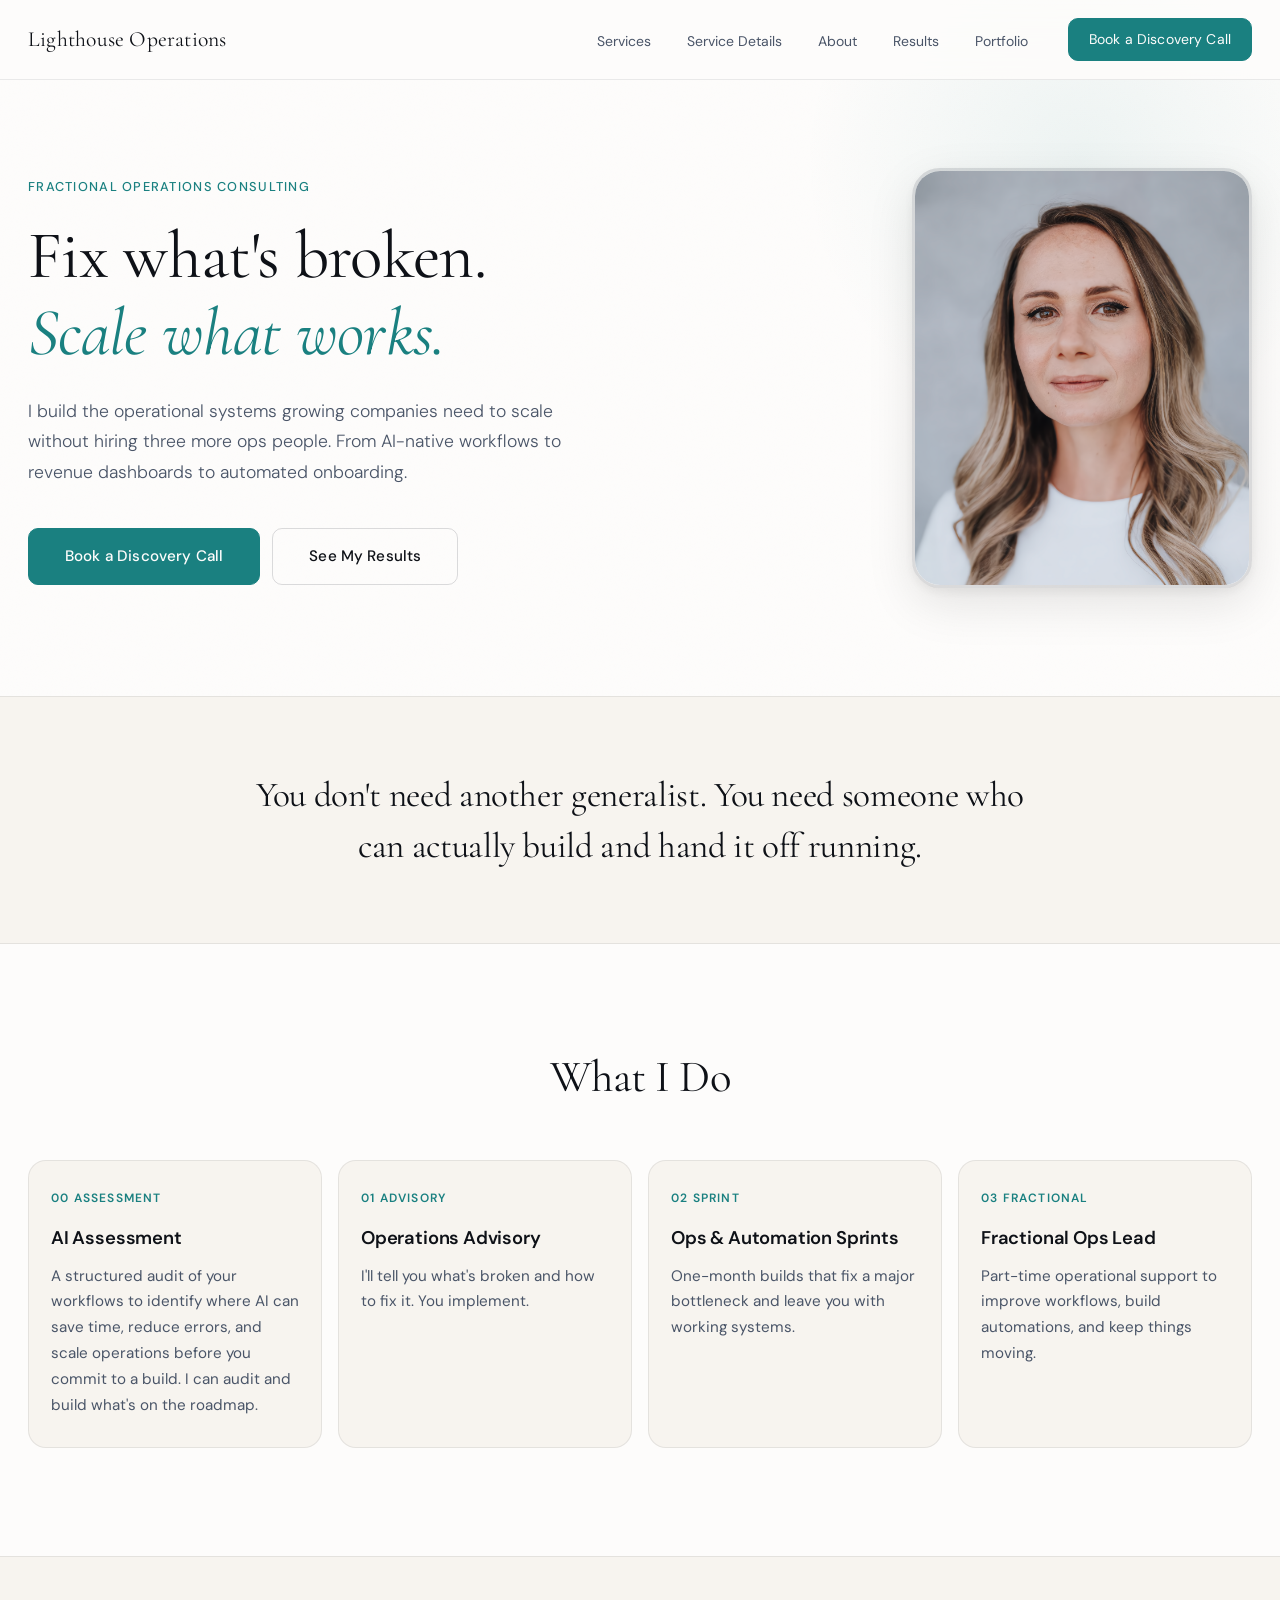
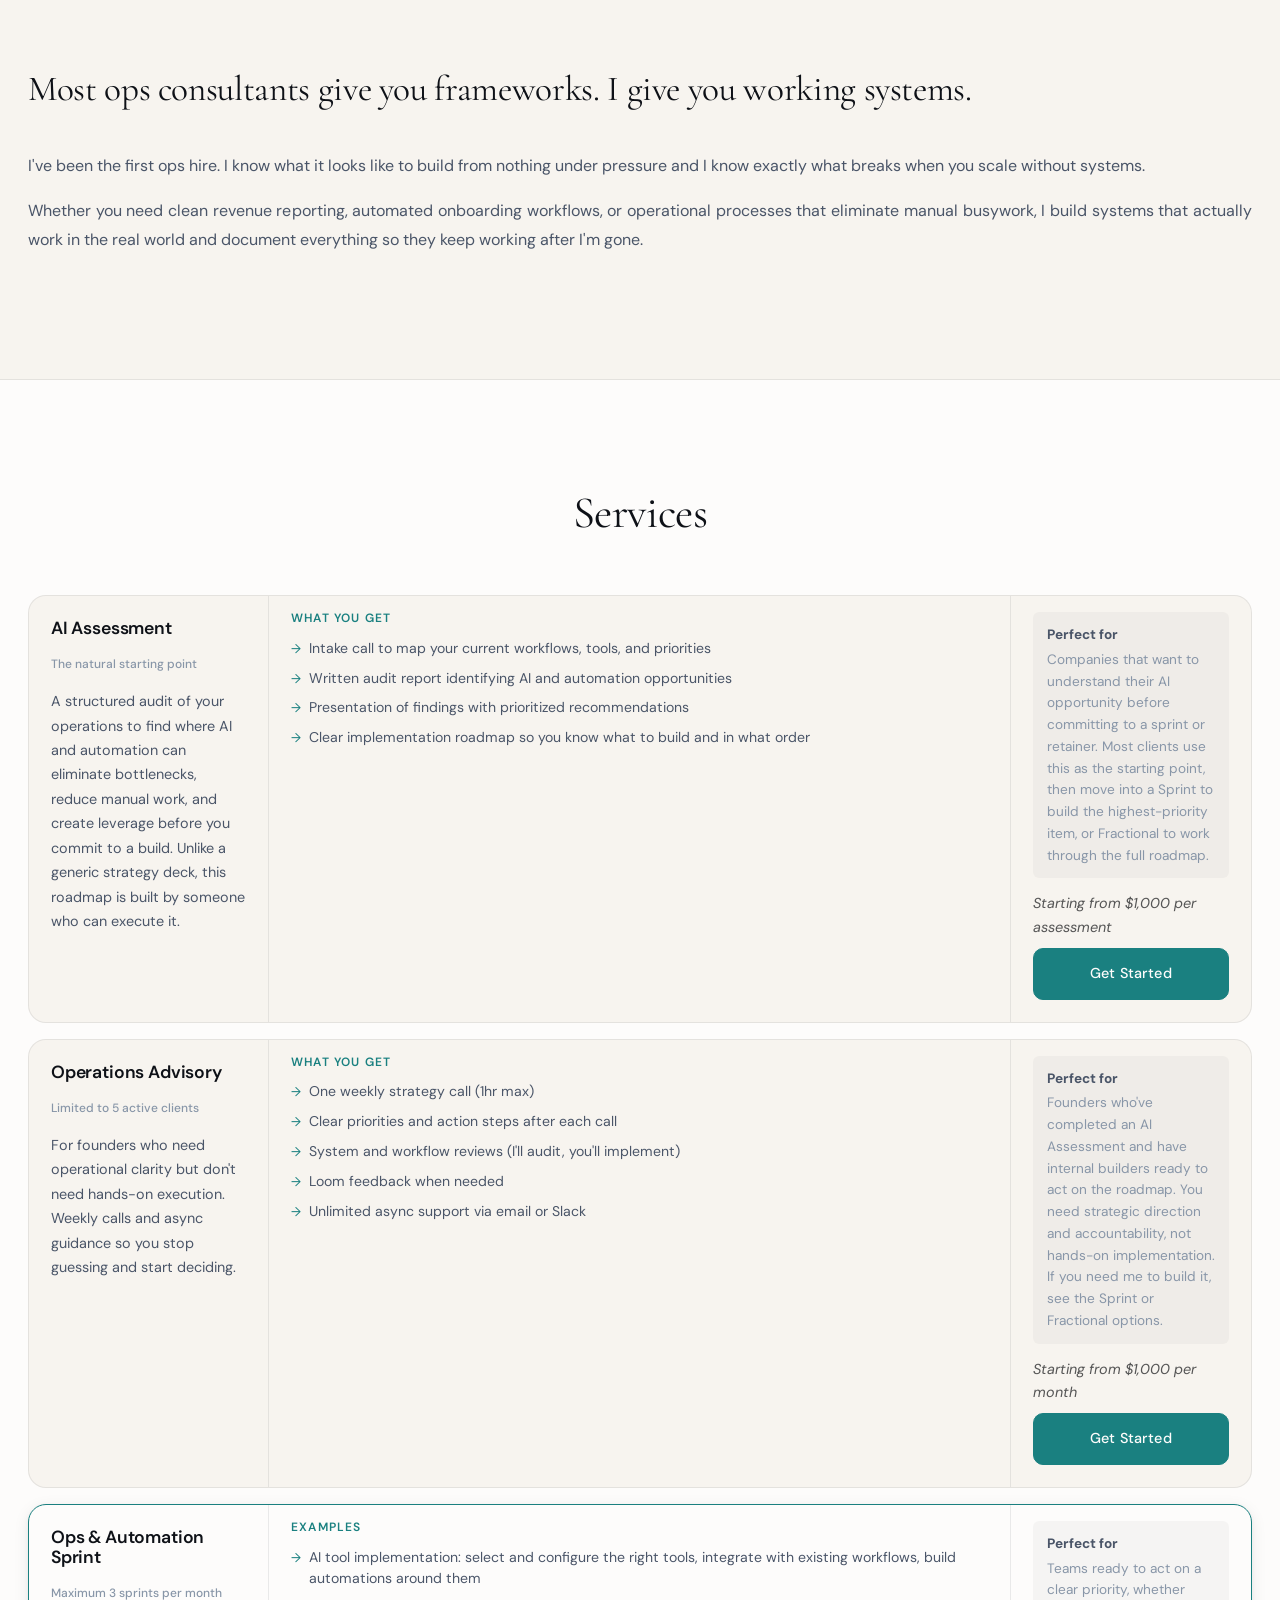
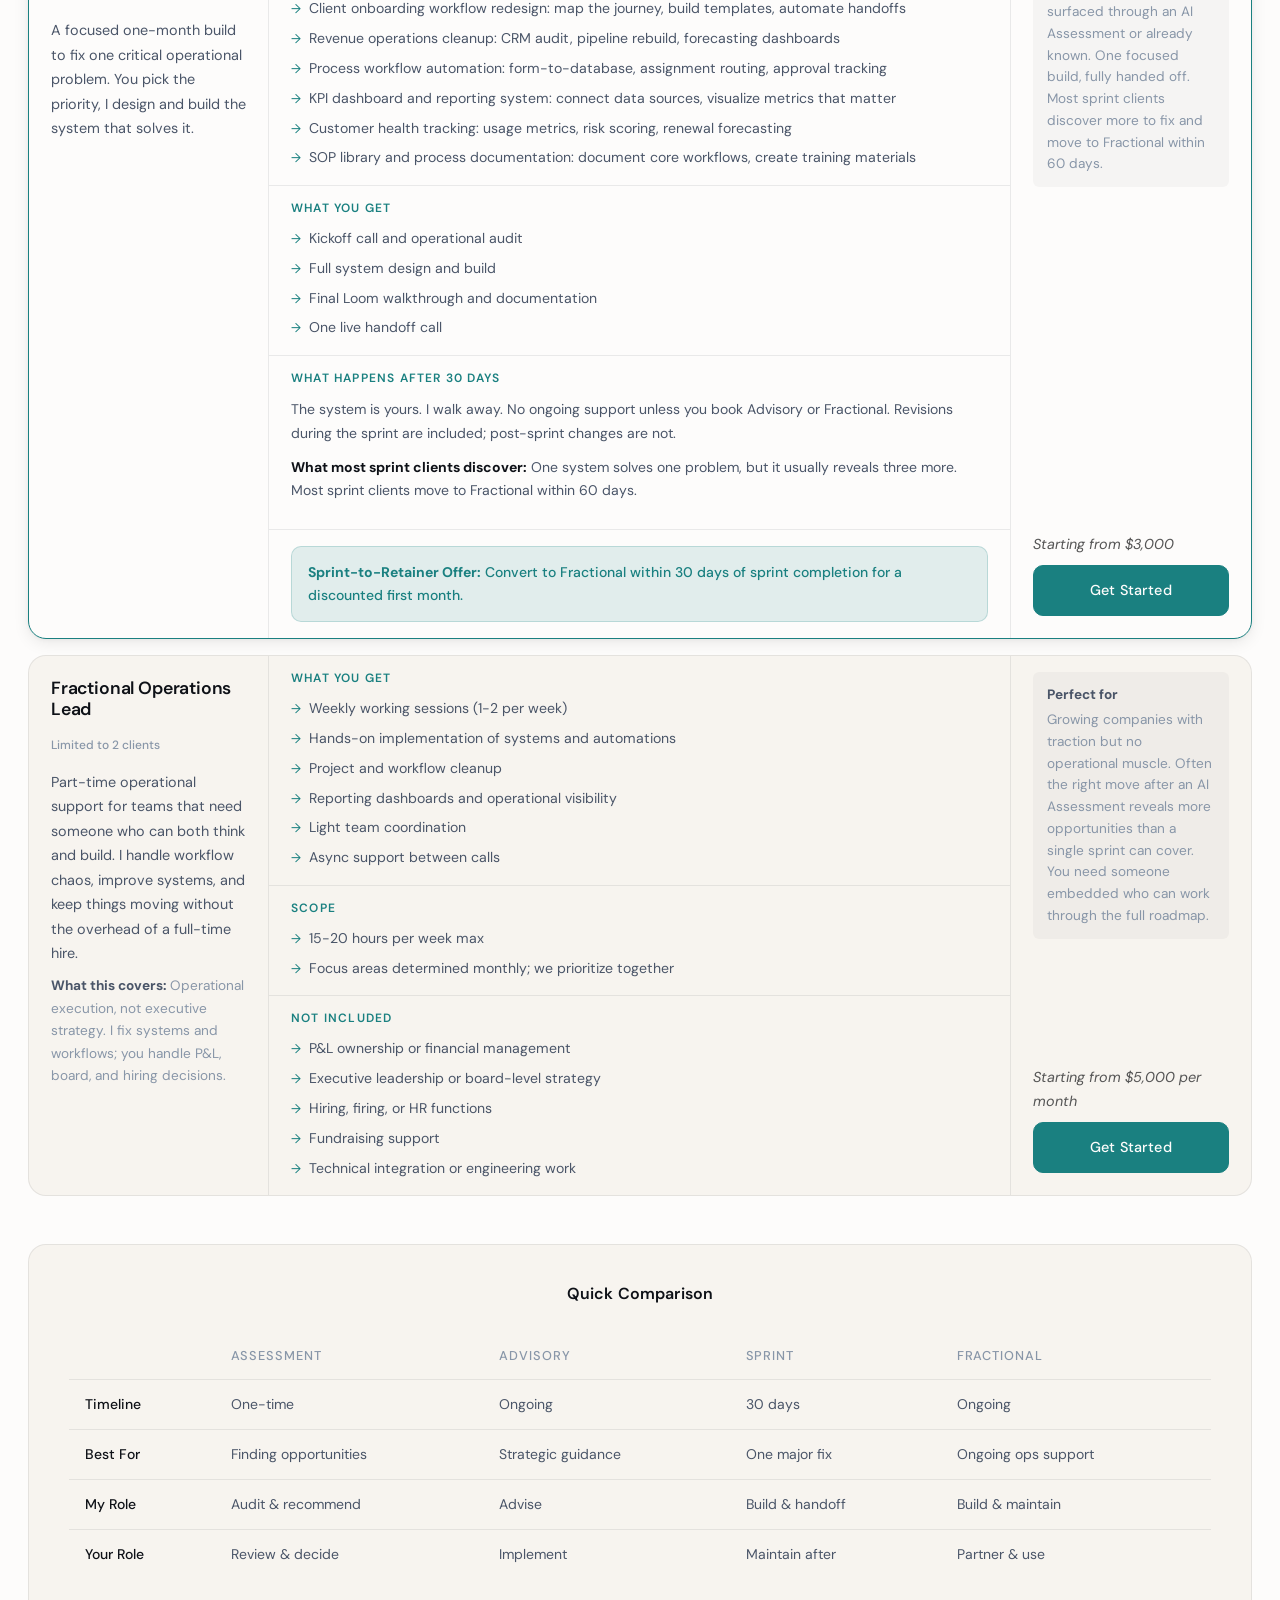
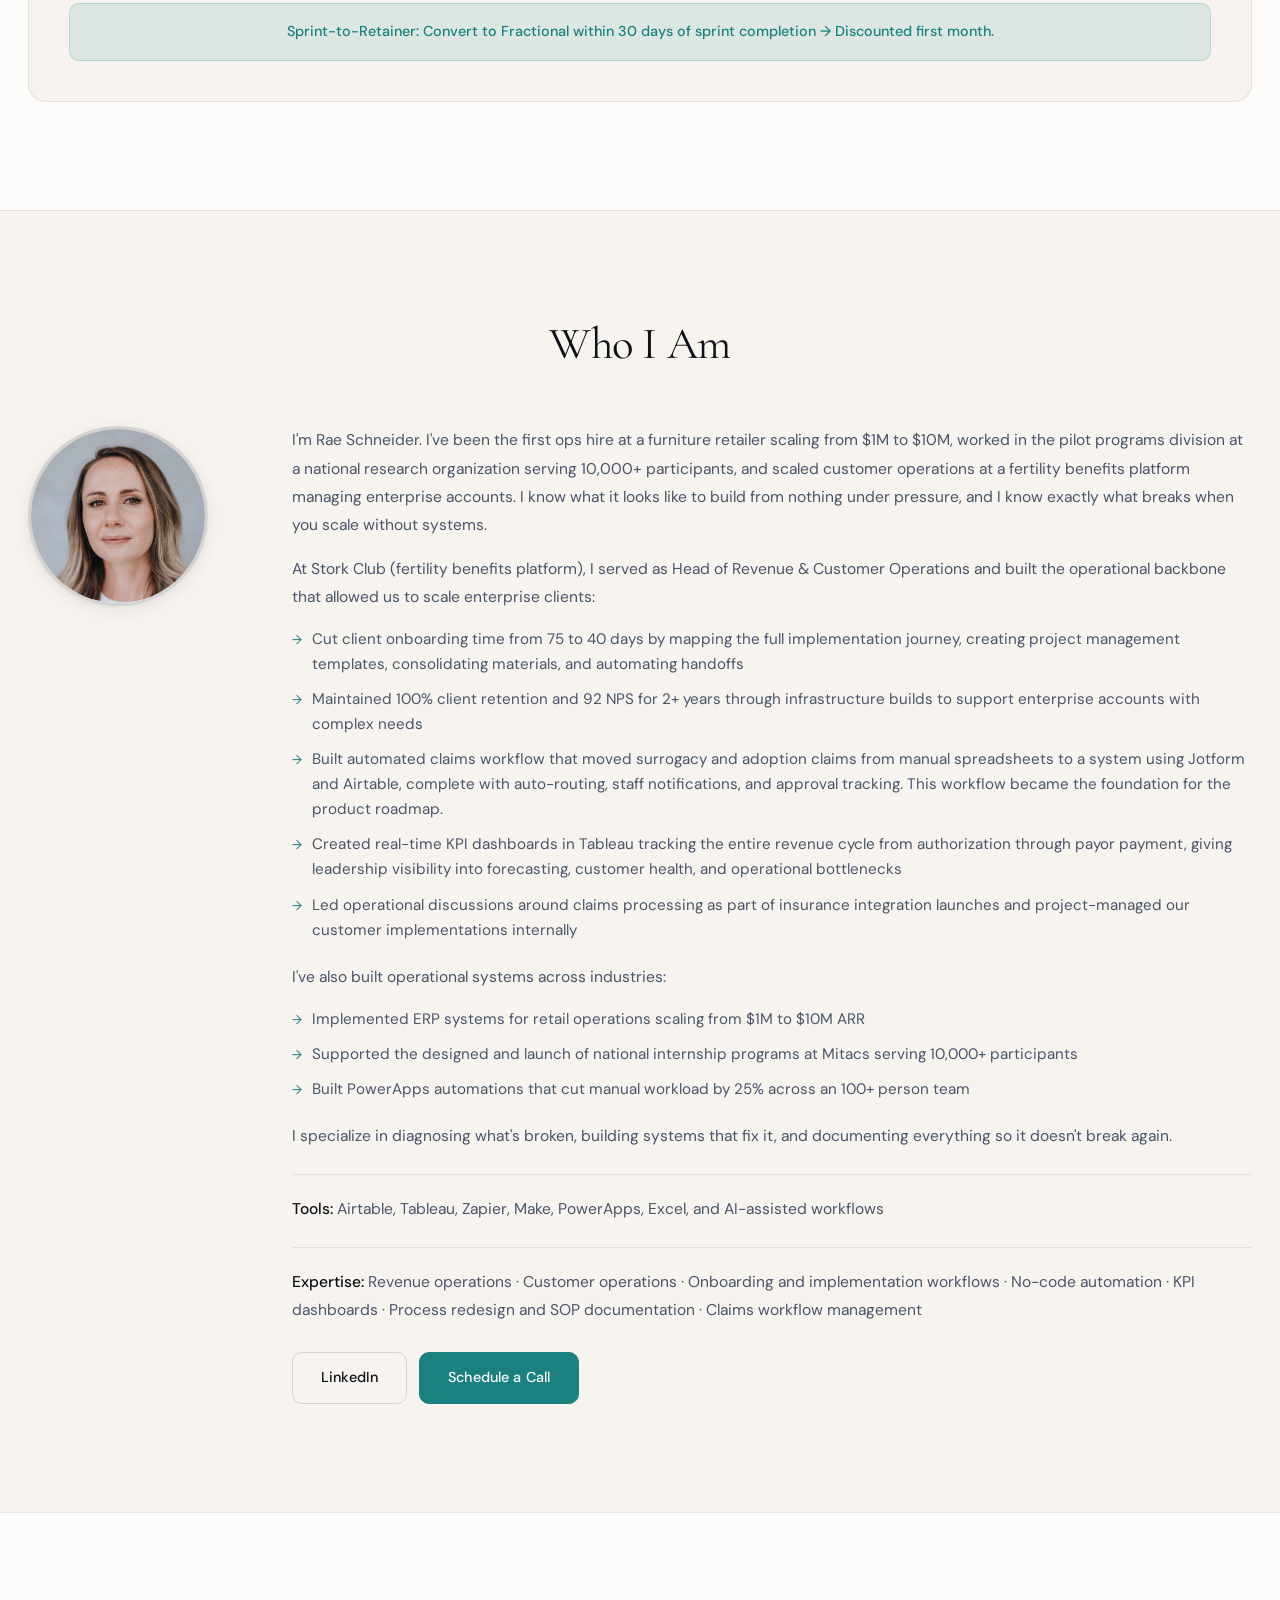
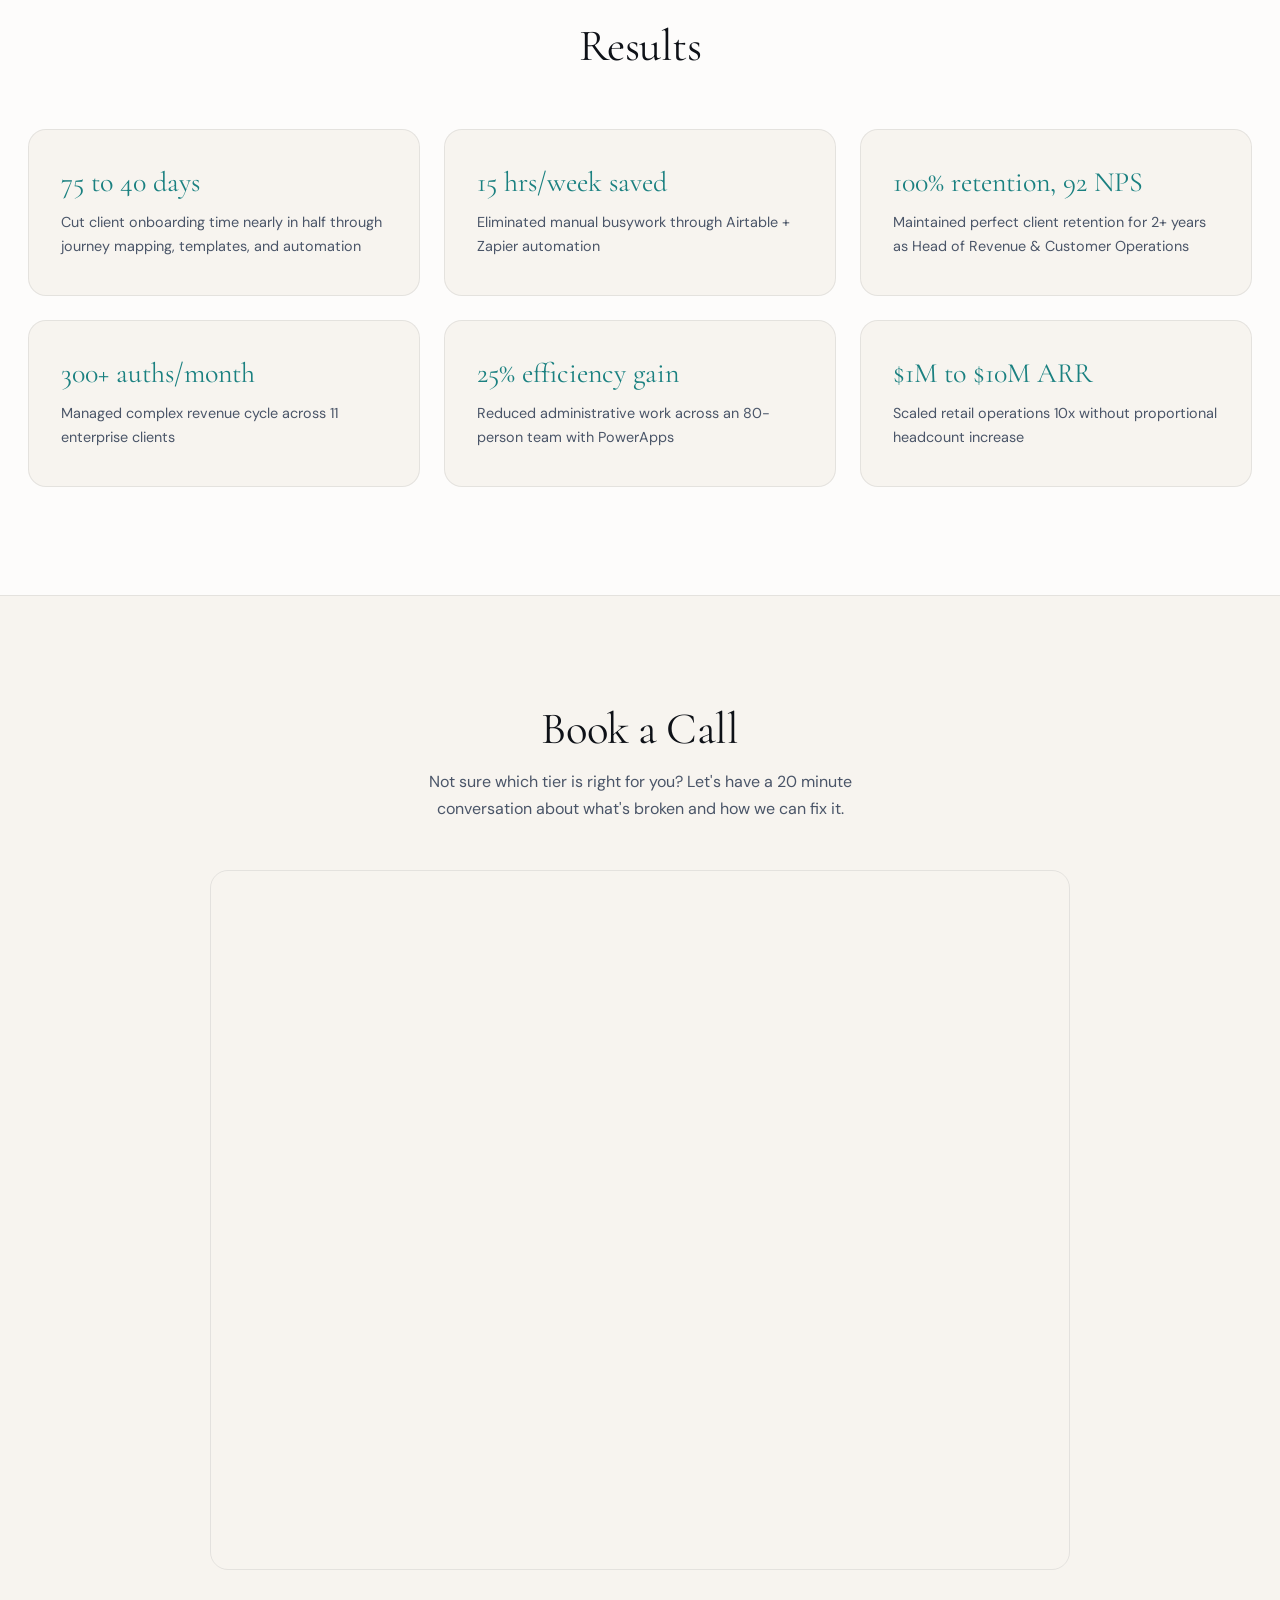
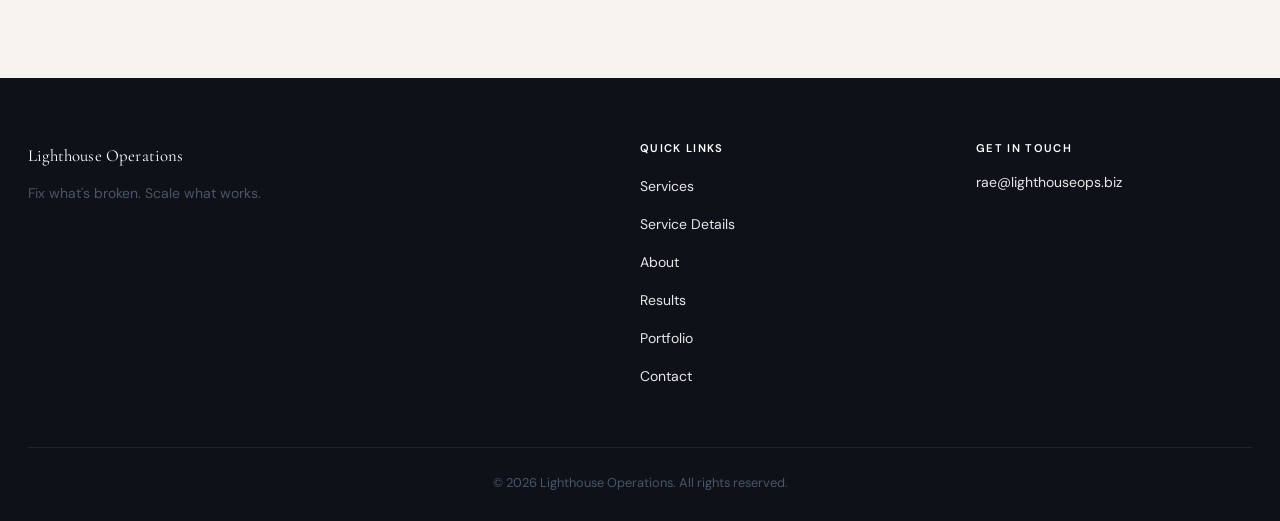
<file: my-landing-page/index.html>
<!DOCTYPE html>
<html lang="en">
<head>
    <meta charset="UTF-8">
    <meta name="viewport" content="width=device-width, initial-scale=1.0">
    <title>Lighthouse Operations | Fractional Ops for Growing Companies</title>
    <link rel="stylesheet" href="styles.css">
    <link rel="preconnect" href="https://fonts.googleapis.com">
    <link rel="preconnect" href="https://fonts.gstatic.com" crossorigin>
    <link href="https://fonts.googleapis.com/css2?family=Cormorant+Garamond:ital,wght@0,300;0,400;0,500;0,600;1,300;1,400;1,500&family=DM+Sans:ital,opsz,wght@0,9..40,300;0,9..40,400;0,9..40,500;0,9..40,600;1,9..40,300&display=swap" rel="stylesheet">
    <script type="text/javascript" id="hs-script-loader" async defer src="//js-na3.hs-scripts.com/342929163.js"></script>
    <style>
        .pricing-footer {
            justify-content: space-between;
        }
        .pricing-footer-bottom {
            display: flex;
            flex-direction: column;
            gap: 8px;
        }
    </style>
</head>
<body>

    <nav class="navbar">
        <div class="container nav-container">
            <a href="#" class="logo">Lighthouse Operations</a>
            <ul class="nav-links">
                <li><a href="#services">Services</a></li>
                <li><a href="#pricing">Service Details</a></li>
                <li><a href="#about">About</a></li>
                <li><a href="#recent-work">Results</a></li>
                <li><a href="/portfolio">Portfolio</a></li>
                <li><a href="#contact" class="btn btn-primary">Book a Discovery Call</a></li>
            </ul>
            <button class="mobile-menu-btn" aria-label="Toggle menu">
                <span></span><span></span><span></span>
            </button>
        </div>
    </nav>

    <header class="hero">
        <div class="container">
            <div class="hero-layout">
                <div class="hero-content">
                    <span class="hero-eyebrow">Fractional Operations Consulting</span>
                    <h1>Fix what's broken.<br><em>Scale what works.</em></h1>
                    <p class="hero-subtitle">I build the operational systems growing companies need to scale without hiring three more ops people. From AI-native workflows to revenue dashboards to automated onboarding.</p>
                    <div class="hero-cta">
                        <a href="#contact" class="btn btn-primary btn-lg">Book a Discovery Call</a>
                        <a href="#recent-work" class="btn btn-secondary btn-lg">See My Results</a>
                    </div>
                </div>
                <div class="hero-image">
                    <img src="headshot.png" alt="Rae Schneider" class="hero-headshot">
                </div>
            </div>
        </div>
    </header>

    <section class="value-prop">
        <div class="container">
            <p>You don't need another generalist. You need someone who can actually build and hand it off running.</p>
        </div>
    </section>

    <section id="services" class="services">
        <div class="container">
            <h2 class="section-title">What I Do</h2>
            <div class="services-grid">
                <div class="service-card fade-up">
                    <span class="service-card-num">00 Assessment</span>
                    <h3>AI Assessment</h3>
                    <p>A structured audit of your workflows to identify where AI can save time, reduce errors, and scale operations before you commit to a build. I can audit and build what's on the roadmap.</p>
                </div>
                <div class="service-card fade-up">
                    <span class="service-card-num">01 Advisory</span>
                    <h3>Operations Advisory</h3>
                    <p>I'll tell you what's broken and how to fix it. You implement.</p>
                </div>
                <div class="service-card fade-up">
                    <span class="service-card-num">02 Sprint</span>
                    <h3>Ops &amp; Automation Sprints</h3>
                    <p>One-month builds that fix a major bottleneck and leave you with working systems.</p>
                </div>
                <div class="service-card fade-up">
                    <span class="service-card-num">03 Fractional</span>
                    <h3>Fractional Ops Lead</h3>
                    <p>Part-time operational support to improve workflows, build automations, and keep things moving.</p>
                </div>
            </div>
        </div>
    </section>

    <section class="value-proposition">
        <div class="container">
            <h2 class="section-title">Most ops consultants give you frameworks. I give you working systems.</h2>
            <div class="value-proposition-content">
                <p>I've been the first ops hire. I know what it looks like to build from nothing under pressure and I know exactly what breaks when you scale without systems.</p>
                <p>Whether you need clean revenue reporting, automated onboarding workflows, or operational processes that eliminate manual busywork, I build systems that actually work in the real world and document everything so they keep working after I'm gone.</p>
            </div>
        </div>
    </section>

    <section id="pricing" class="pricing">
        <div class="container">
            <h2 class="section-title">Services</h2>

            <div class="pricing-grid">

                <!-- Offer 0: AI Assessment -->
                <div class="pricing-card fade-up">
                    <div class="pricing-header">
                        <h3>AI Assessment</h3>
                        <span class="availability">The natural starting point</span>
                        <p class="pricing-desc">A structured audit of your operations to find where AI and automation can eliminate bottlenecks, reduce manual work, and create leverage before you commit to a build. Unlike a generic strategy deck, this roadmap is built by someone who can execute it.</p>
                    </div>

                    <div class="pricing-body">
                        <div class="pricing-section">
                            <h4>What you get</h4>
                            <ul class="pricing-features">
                                <li>Intake call to map your current workflows, tools, and priorities</li>
                                <li>Written audit report identifying AI and automation opportunities</li>
                                <li>Presentation of findings with prioritized recommendations</li>
                                <li>Clear implementation roadmap so you know what to build and in what order</li>
                            </ul>
                        </div>
                    </div>

                    <div class="pricing-footer">
                        <div class="best-for">
                            <strong>Perfect for</strong>
                            Companies that want to understand their AI opportunity before committing to a sprint or retainer. Most clients use this as the starting point, then move into a Sprint to build the highest-priority item, or Fractional to work through the full roadmap.
                        </div>
                        <div class="pricing-footer-bottom">
                            <p class="pricing-starting-from"><em>Starting from $1,000 per assessment</em></p>
                            <a href="#contact" class="btn btn-primary">Get Started</a>
                        </div>
                    </div>
                </div>

                <!-- Offer 1: Advisory -->
                <div class="pricing-card fade-up">
                    <div class="pricing-header">
                        <h3>Operations Advisory</h3>
                        <span class="availability">Limited to 5 active clients</span>
                        <p class="pricing-desc">For founders who need operational clarity but don't need hands-on execution. Weekly calls and async guidance so you stop guessing and start deciding.</p>
                    </div>

                    <div class="pricing-body">
                        <div class="pricing-section">
                            <h4>What you get</h4>
                            <ul class="pricing-features">
                                <li>One weekly strategy call (1hr max)</li>
                                <li>Clear priorities and action steps after each call</li>
                                <li>System and workflow reviews (I'll audit, you'll implement)</li>
                                <li>Loom feedback when needed</li>
                                <li>Unlimited async support via email or Slack</li>
                            </ul>
                        </div>
                    </div>

                    <div class="pricing-footer">
                        <div class="best-for">
                            <strong>Perfect for</strong>
                            Founders who've completed an AI Assessment and have internal builders ready to act on the roadmap. You need strategic direction and accountability, not hands-on implementation. If you need me to build it, see the Sprint or Fractional options.
                        </div>
                        <div class="pricing-footer-bottom">
                            <p class="pricing-starting-from"><em>Starting from $1,000 per month</em></p>
                            <a href="#contact" class="btn btn-primary">Get Started</a>
                        </div>
                    </div>
                </div>

                <!-- Offer 2: Sprint (featured) -->
                <div class="pricing-card featured fade-up">
                    <div class="pricing-header">
                        <h3>Ops &amp; Automation Sprint</h3>
                        <span class="availability">Maximum 3 sprints per month</span>
                        <p class="pricing-desc">A focused one-month build to fix one critical operational problem. You pick the priority, I design and build the system that solves it.</p>
                    </div>

                    <div class="pricing-body">
                        <div class="pricing-section">
                            <h4>Examples</h4>
                            <ul class="pricing-features">
                                <li>AI tool implementation: select and configure the right tools, integrate with existing workflows, build automations around them</li>
                                <li>Client onboarding workflow redesign: map the journey, build templates, automate handoffs</li>
                                <li>Revenue operations cleanup: CRM audit, pipeline rebuild, forecasting dashboards</li>
                                <li>Process workflow automation: form-to-database, assignment routing, approval tracking</li>
                                <li>KPI dashboard and reporting system: connect data sources, visualize metrics that matter</li>
                                <li>Customer health tracking: usage metrics, risk scoring, renewal forecasting</li>
                                <li>SOP library and process documentation: document core workflows, create training materials</li>
                            </ul>
                        </div>

                        <div class="pricing-section">
                            <h4>What you get</h4>
                            <ul class="pricing-features">
                                <li>Kickoff call and operational audit</li>
                                <li>Full system design and build</li>
                                <li>Final Loom walkthrough and documentation</li>
                                <li>One live handoff call</li>
                            </ul>
                        </div>

                        <div class="pricing-section">
                            <h4>What happens after 30 days</h4>
                            <p class="pricing-note">The system is yours. I walk away. No ongoing support unless you book Advisory or Fractional. Revisions during the sprint are included; post-sprint changes are not.</p>
                            <p class="pricing-note"><strong>What most sprint clients discover:</strong> One system solves one problem, but it usually reveals three more. Most sprint clients move to Fractional within 60 days.</p>
                        </div>

                        <div class="pricing-section">
                            <div class="sprint-offer">
                                <strong>Sprint-to-Retainer Offer:</strong> Convert to Fractional within 30 days of sprint completion for a discounted first month.
                            </div>
                        </div>
                    </div>

                    <div class="pricing-footer">
                        <div class="best-for">
                            <strong>Perfect for</strong>
                            Teams ready to act on a clear priority, whether surfaced through an AI Assessment or already known. One focused build, fully handed off. Most sprint clients discover more to fix and move to Fractional within 60 days.
                        </div>
                        <div class="pricing-footer-bottom">
                            <p class="pricing-starting-from"><em>Starting from $3,000</em></p>
                            <a href="#contact" class="btn btn-primary">Get Started</a>
                        </div>
                    </div>
                </div>

                <!-- Offer 3: Fractional -->
                <div class="pricing-card fade-up">
                    <div class="pricing-header">
                        <h3>Fractional Operations Lead</h3>
                        <span class="availability">Limited to 2 clients</span>
                        <p class="pricing-desc">Part-time operational support for teams that need someone who can both think and build. I handle workflow chaos, improve systems, and keep things moving without the overhead of a full-time hire.</p>
                        <p class="pricing-scope-note"><strong>What this covers:</strong> Operational execution, not executive strategy. I fix systems and workflows; you handle P&amp;L, board, and hiring decisions.</p>
                    </div>

                    <div class="pricing-body">
                        <div class="pricing-section">
                            <h4>What you get</h4>
                            <ul class="pricing-features">
                                <li>Weekly working sessions (1-2 per week)</li>
                                <li>Hands-on implementation of systems and automations</li>
                                <li>Project and workflow cleanup</li>
                                <li>Reporting dashboards and operational visibility</li>
                                <li>Light team coordination</li>
                                <li>Async support between calls</li>
                            </ul>
                        </div>

                        <div class="pricing-section">
                            <h4>Scope</h4>
                            <ul class="pricing-features">
                                <li>15-20 hours per week max</li>
                                <li>Focus areas determined monthly; we prioritize together</li>
                            </ul>
                        </div>

                        <div class="pricing-section">
                            <h4>Not included</h4>
                            <ul class="pricing-features">
                                <li>P&amp;L ownership or financial management</li>
                                <li>Executive leadership or board-level strategy</li>
                                <li>Hiring, firing, or HR functions</li>
                                <li>Fundraising support</li>
                                <li>Technical integration or engineering work</li>
                            </ul>
                        </div>
                    </div>

                    <div class="pricing-footer">
                        <div class="best-for">
                            <strong>Perfect for</strong>
                            Growing companies with traction but no operational muscle. Often the right move after an AI Assessment reveals more opportunities than a single sprint can cover. You need someone embedded who can work through the full roadmap.
                        </div>
                        <div class="pricing-footer-bottom">
                            <p class="pricing-starting-from"><em>Starting from $5,000 per month</em></p>
                            <a href="#contact" class="btn btn-primary">Get Started</a>
                        </div>
                    </div>
                </div>

            </div>

            <!-- Quick Reference Table -->
            <div class="quick-reference fade-up">
                <h3>Quick Comparison</h3>
                <div class="reference-table-wrapper">
                    <table class="reference-table">
                        <thead>
                            <tr>
                                <th></th>
                                <th>Assessment</th>
                                <th>Advisory</th>
                                <th>Sprint</th>
                                <th>Fractional</th>
                            </tr>
                        </thead>
                        <tbody>
                            <tr>
                                <td><strong>Timeline</strong></td>
                                <td>One-time</td>
                                <td>Ongoing</td>
                                <td>30 days</td>
                                <td>Ongoing</td>
                            </tr>
                            <tr>
                                <td><strong>Best For</strong></td>
                                <td>Finding opportunities</td>
                                <td>Strategic guidance</td>
                                <td>One major fix</td>
                                <td>Ongoing ops support</td>
                            </tr>
                            <tr>
                                <td><strong>My Role</strong></td>
                                <td>Audit &amp; recommend</td>
                                <td>Advise</td>
                                <td>Build &amp; handoff</td>
                                <td>Build &amp; maintain</td>
                            </tr>
                            <tr>
                                <td><strong>Your Role</strong></td>
                                <td>Review &amp; decide</td>
                                <td>Implement</td>
                                <td>Maintain after</td>
                                <td>Partner &amp; use</td>
                            </tr>
                        </tbody>
                    </table>
                </div>
                <div class="sprint-retainer-banner">
                    Sprint-to-Retainer: Convert to Fractional within 30 days of sprint completion &rarr; Discounted first month.
                </div>
            </div>
        </div>
    </section>

    <section id="about" class="about">
        <div class="container">
            <h2 class="section-title">Who I Am</h2>
            <div class="about-layout">
                <div class="about-photo">
                    <img src="headshot.png" alt="Rae Schneider" class="about-headshot">
                </div>
                <div class="about-content">
                    <p>I'm Rae Schneider. I've been the first ops hire at a furniture retailer scaling from $1M to $10M, worked in the pilot programs division at a national research organization serving 10,000+ participants, and scaled customer operations at a fertility benefits platform managing enterprise accounts. I know what it looks like to build from nothing under pressure, and I know exactly what breaks when you scale without systems.</p>
                    <p>At Stork Club (fertility benefits platform), I served as Head of Revenue &amp; Customer Operations and built the operational backbone that allowed us to scale enterprise clients:</p>
                    <ul class="about-highlights">
                        <li>Cut client onboarding time from 75 to 40 days by mapping the full implementation journey, creating project management templates, consolidating materials, and automating handoffs</li>
                        <li>Maintained 100% client retention and 92 NPS for 2+ years through infrastructure builds to support enterprise accounts with complex needs</li>
                        <li>Built automated claims workflow that moved surrogacy and adoption claims from manual spreadsheets to a system using Jotform and Airtable, complete with auto-routing, staff notifications, and approval tracking. This workflow became the foundation for the product roadmap.</li>
                        <li>Created real-time KPI dashboards in Tableau tracking the entire revenue cycle from authorization through payor payment, giving leadership visibility into forecasting, customer health, and operational bottlenecks</li>
                        <li>Led operational discussions around claims processing as part of insurance integration launches and project-managed our customer implementations internally</li>
                    </ul>
                    <p>I've also built operational systems across industries:</p>
                    <ul class="about-highlights">
                        <li>Implemented ERP systems for retail operations scaling from $1M to $10M ARR</li>
                        <li>Supported the designed and launch of national internship programs at Mitacs serving 10,000+ participants</li>
                        <li>Built PowerApps automations that cut manual workload by 25% across an 100+ person team</li>
                    </ul>
                    <p>I specialize in diagnosing what's broken, building systems that fix it, and documenting everything so it doesn't break again.</p>
                    <p class="about-tools"><strong>Tools:</strong> Airtable, Tableau, Zapier, Make, PowerApps, Excel, and AI-assisted workflows</p>
                    <p class="about-tools"><strong>Expertise:</strong> Revenue operations · Customer operations · Onboarding and implementation workflows · No-code automation · KPI dashboards · Process redesign and SOP documentation · Claims workflow management</p>
                    <div class="about-links">
                        <a href="https://www.linkedin.com/in/raeschneider88/" target="_blank" rel="noopener noreferrer" class="btn btn-secondary">LinkedIn</a>
                        <a href="#contact" class="btn btn-primary">Schedule a Call</a>
                    </div>
                </div>
            </div>
        </div>
    </section>

    <section id="recent-work" class="recent-work">
        <div class="container">
            <h2 class="section-title">Results</h2>
            <div class="work-grid">
                <div class="work-card fade-up">
                    <div class="work-stat">75 to 40 days</div>
                    <p>Cut client onboarding time nearly in half through journey mapping, templates, and automation</p>
                </div>
                <div class="work-card fade-up">
                    <div class="work-stat">15 hrs/week saved</div>
                    <p>Eliminated manual busywork through Airtable + Zapier automation</p>
                </div>
                <div class="work-card fade-up">
                    <div class="work-stat">100% retention, 92 NPS</div>
                    <p>Maintained perfect client retention for 2+ years as Head of Revenue &amp; Customer Operations</p>
                </div>
                <div class="work-card fade-up">
                    <div class="work-stat">300+ auths/month</div>
                    <p>Managed complex revenue cycle across 11 enterprise clients</p>
                </div>
                <div class="work-card fade-up">
                    <div class="work-stat">25% efficiency gain</div>
                    <p>Reduced administrative work across an 80-person team with PowerApps</p>
                </div>
                <div class="work-card fade-up">
                    <div class="work-stat">$1M to $10M ARR</div>
                    <p>Scaled retail operations 10x without proportional headcount increase</p>
                </div>
            </div>
        </div>
    </section>

    <section id="contact" class="contact">
        <div class="container">
            <div class="contact-content">
                <h2>Book a Call</h2>
                <p>Not sure which tier is right for you? Let's have a 20 minute conversation about what's broken and how we can fix it.</p>
                <div class="calendly-inline-widget" data-url="https://calendly.com/rae-lighthouseops/30min?background_color=f7f4ef&text_color=0E1117&primary_color=1A8080" style="min-width:320px;height:700px;"></div>
                <script type="text/javascript" src="https://assets.calendly.com/assets/external/widget.js" async></script>
            </div>
        </div>
    </section>

    <footer class="footer">
        <div class="container">
            <div class="footer-content">
                <div class="footer-brand">
                    <a href="#" class="logo">Lighthouse Operations</a>
                    <p>Fix what's broken. Scale what works.</p>
                </div>
                <div class="footer-links">
                    <h4>Quick Links</h4>
                    <ul>
                        <li><a href="#services">Services</a></li>
                        <li><a href="#pricing">Service Details</a></li>
                        <li><a href="#about">About</a></li>
                        <li><a href="#recent-work">Results</a></li>
                        <li><a href="/portfolio">Portfolio</a></li>
                        <li><a href="#contact">Contact</a></li>
                    </ul>
                </div>
                <div class="footer-contact">
                    <h4>Get in Touch</h4>
                    <p>rae@lighthouseops.biz</p>
                </div>
            </div>
            <div class="footer-bottom">
                <p>&copy; 2026 Lighthouse Operations. All rights reserved.</p>
            </div>
        </div>
    </footer>

    <script>
        // Nav scroll state
        const navbar = document.querySelector('.navbar');
        window.addEventListener('scroll', () => {
            navbar.classList.toggle('scrolled', window.scrollY > 40);
        });

        // Mobile menu
        const menuBtn = document.querySelector('.mobile-menu-btn');
        const navLinks = document.querySelector('.nav-links');
        menuBtn.addEventListener('click', () => {
            navLinks.classList.toggle('active');
        });

        // Fade-up on scroll
        const observer = new IntersectionObserver((entries) => {
            entries.forEach((entry, i) => {
                if (entry.isIntersecting) {
                    setTimeout(() => {
                        entry.target.classList.add('visible');
                    }, i * 60);
                    observer.unobserve(entry.target);
                }
            });
        }, { threshold: 0.1 });

        document.querySelectorAll('.fade-up').forEach(el => observer.observe(el));
    </script>

</body>
</html>
</file>
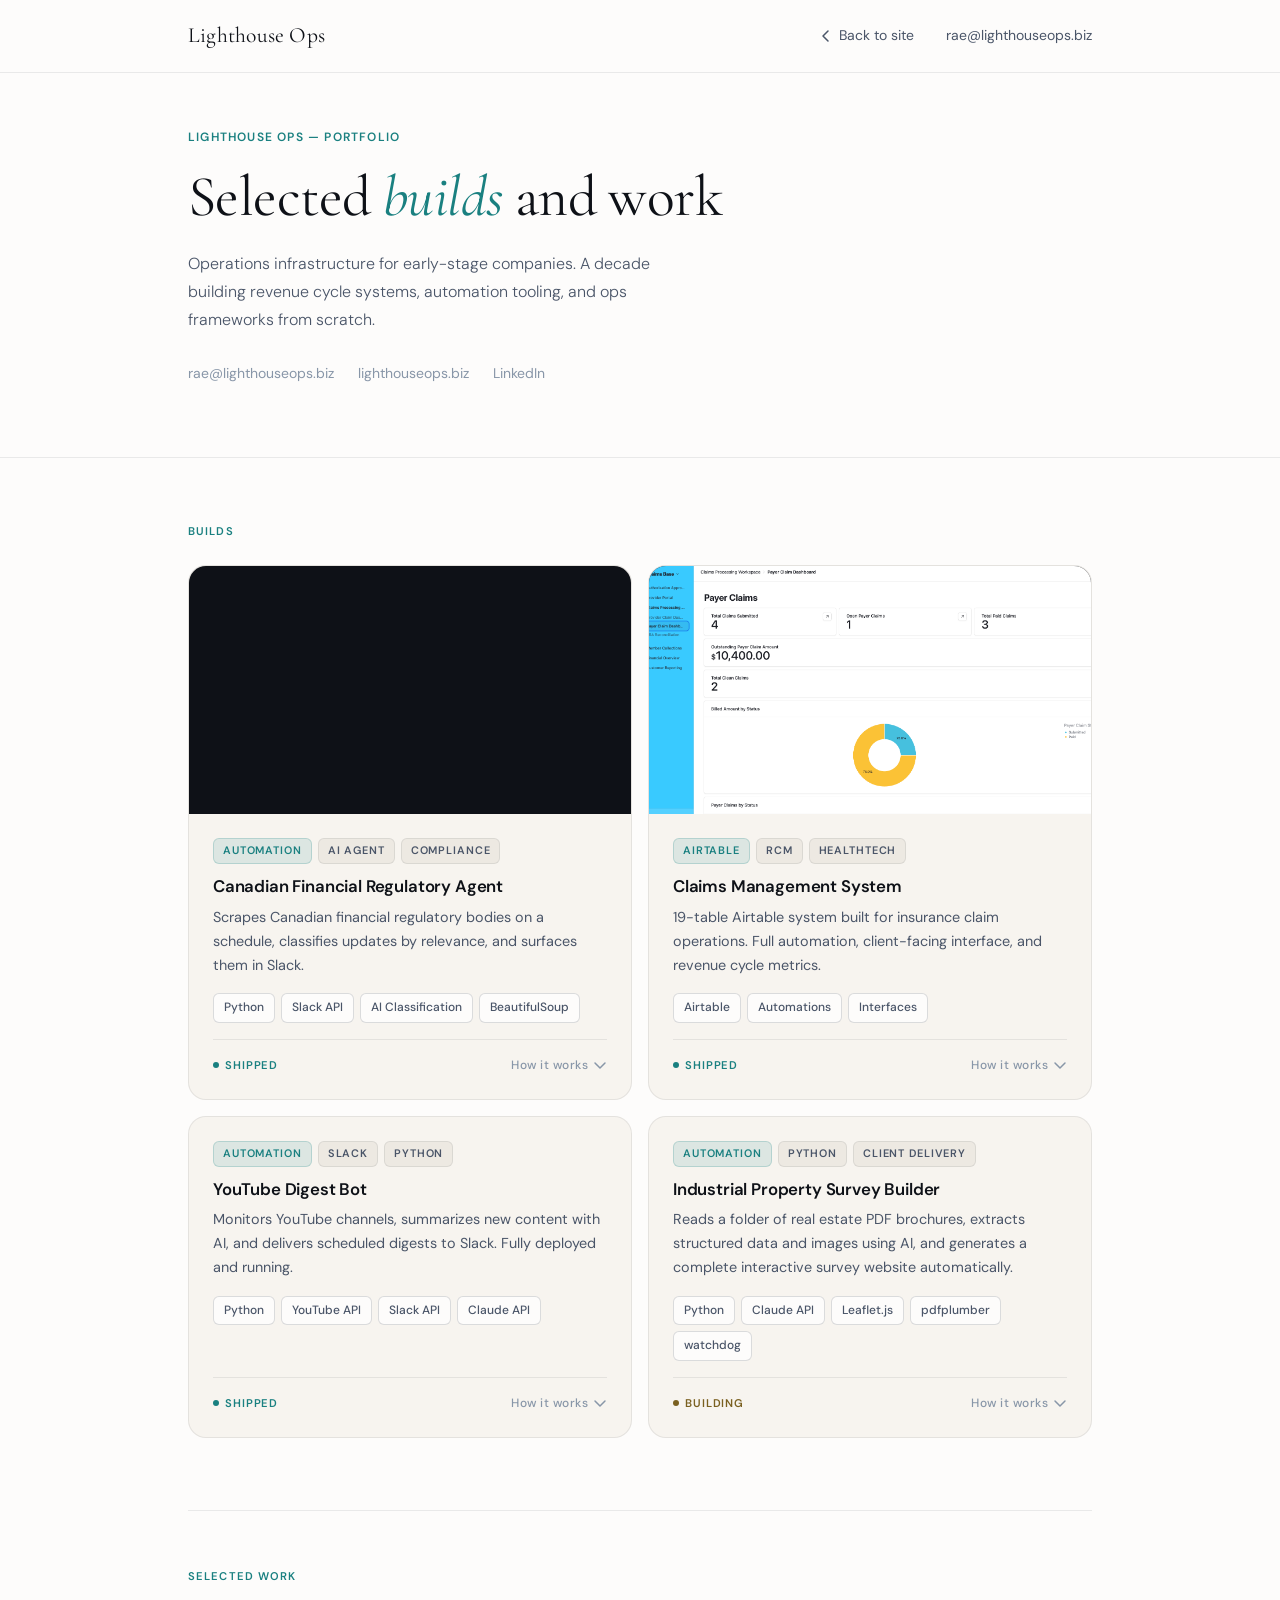
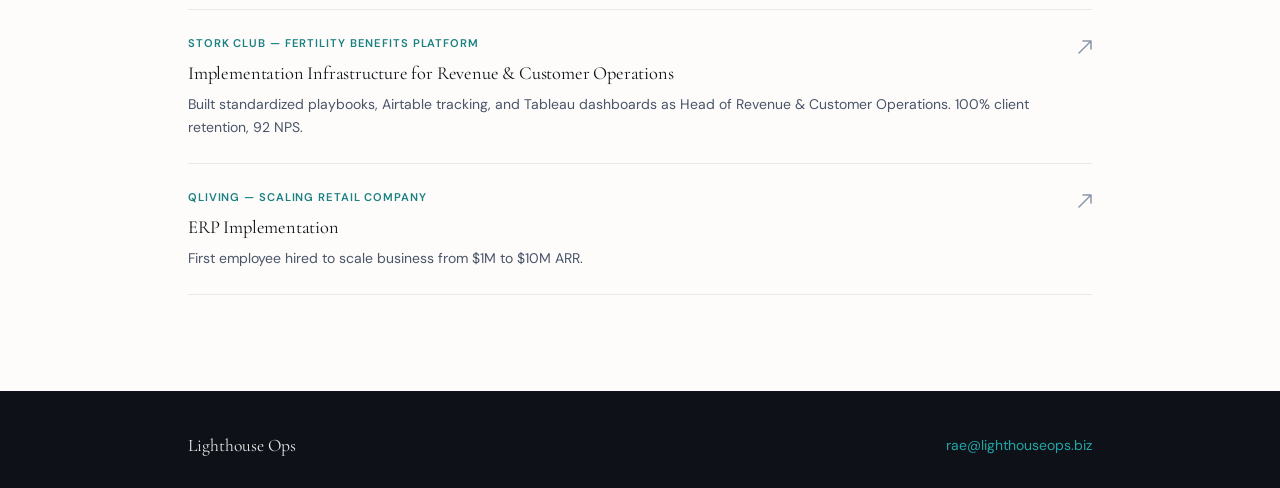
<file: my-landing-page/portfolio.html>
<!DOCTYPE html>
<html lang="en">
<head>
  <meta charset="UTF-8" />
  <meta name="viewport" content="width=device-width, initial-scale=1.0" />
  <title>Lighthouse Ops — Portfolio</title>
  <link rel="preconnect" href="https://fonts.googleapis.com" />
  <link rel="preconnect" href="https://fonts.gstatic.com" crossorigin />
  <link href="https://fonts.googleapis.com/css2?family=Cormorant+Garamond:ital,wght@0,300;0,400;0,500;0,600;1,300;1,400;1,500&family=DM+Sans:ital,opsz,wght@0,9..40,300;0,9..40,400;0,9..40,500;0,9..40,600;1,9..40,300&display=swap" rel="stylesheet" />
  <style>
    *, *::before, *::after { box-sizing: border-box; margin: 0; padding: 0; }
 
    :root {
      --ink:         #0E1117;
      --ink-mid:     #1C2333;
      --ink-soft:    #2D3748;
      --slate:       #4A5568;
      --mist:        #8896A8;
      --fog:         #C4CDD9;
      --paper:       #F7F4EF;
      --paper-warm:  #EDE9E2;
      --white:       #FDFCFB;
 
      --teal:        #1A8080;
      --teal-light:  #22A5A5;
      --teal-dim:    rgba(26, 128, 128, 0.12);
 
      --bg:          var(--white);
      --surface:     var(--paper);
      --surface-2:   var(--paper-warm);
      --text:        var(--ink);
      --text-mid:    var(--slate);
      --text-light:  var(--mist);
      --border:      rgba(10, 16, 30, 0.08);
      --border-mid:  rgba(10, 16, 30, 0.14);
 
      --font-serif:  'Cormorant Garamond', Georgia, serif;
      --font-sans:   'DM Sans', system-ui, sans-serif;
 
      --ease:        cubic-bezier(0.16, 1, 0.3, 1);
      --fast:        180ms;
      --mid:         320ms;
 
      --radius-sm:   6px;
      --radius:      10px;
      --radius-lg:   18px;
      --radius-xl:   28px;
 
      --shadow-sm:   0 1px 3px rgba(0,0,0,0.06), 0 1px 2px rgba(0,0,0,0.04);
      --shadow-md:   0 4px 16px rgba(0,0,0,0.08), 0 1px 4px rgba(0,0,0,0.04);
      --shadow-lg:   0 16px 48px rgba(0,0,0,0.10), 0 4px 12px rgba(0,0,0,0.06);
    }
 
    html { scroll-behavior: smooth; -webkit-text-size-adjust: 100%; }
 
    body {
      font-family: var(--font-sans);
      font-size: 17px;
      line-height: 1.65;
      color: var(--text);
      background: var(--bg);
      -webkit-font-smoothing: antialiased;
    }
 
    img { max-width: 100%; display: block; }
    ul { list-style: none; }
    a { color: inherit; text-decoration: none; }
 
    .container {
      max-width: 960px;
      margin: 0 auto;
      padding: 0 28px;
    }
 
    h1, h2, h3, h4 { line-height: 1.15; color: var(--text); font-weight: 400; }
 
    h1 {
      font-family: var(--font-serif);
      font-size: clamp(2.4rem, 5vw, 3.6rem);
      letter-spacing: -0.01em;
    }
 
    h2 {
      font-family: var(--font-serif);
      font-size: clamp(1.6rem, 3vw, 2.2rem);
      letter-spacing: -0.01em;
    }
 
    h3 {
      font-family: var(--font-sans);
      font-size: 1.05rem;
      font-weight: 600;
      letter-spacing: -0.01em;
    }
 
    h4 {
      font-family: var(--font-sans);
      font-size: 0.7rem;
      font-weight: 600;
      text-transform: uppercase;
      letter-spacing: 0.1em;
      color: var(--teal);
    }
 
    p { color: var(--text-mid); }
 
    .navbar {
      position: fixed;
      top: 0; left: 0; right: 0;
      z-index: 100;
      padding: 18px 0;
      background: rgba(253, 252, 251, 0.88);
      backdrop-filter: blur(16px);
      -webkit-backdrop-filter: blur(16px);
      border-bottom: 1px solid var(--border);
      transition: padding var(--mid) var(--ease), box-shadow var(--mid) var(--ease);
    }
 
    .navbar.scrolled { padding: 12px 0; box-shadow: var(--shadow-sm); }
 
    .nav-container {
      display: flex;
      align-items: center;
      justify-content: space-between;
      max-width: 960px;
      margin: 0 auto;
      padding: 0 28px;
    }
 
    .logo {
      font-family: var(--font-serif);
      font-size: 1.35rem;
      color: var(--text);
      letter-spacing: 0.01em;
    }
 
    .nav-links {
      display: flex;
      align-items: center;
      gap: 32px;
    }
 
    .nav-links a {
      font-size: 0.875rem;
      font-weight: 400;
      color: var(--text-mid);
      transition: color var(--fast) var(--ease);
    }
    .nav-links a:hover { color: var(--text); }
 
    .nav-back {
      display: inline-flex;
      align-items: center;
      gap: 6px;
      font-size: 0.875rem;
      color: var(--text-mid);
      transition: color var(--fast) var(--ease);
    }
    .nav-back:hover { color: var(--teal); }
 
    .page-header {
      padding: 128px 0 72px;
      background: var(--bg);
      border-bottom: 1px solid var(--border);
    }
 
    .header-eyebrow {
      font-size: 0.75rem;
      font-weight: 600;
      letter-spacing: 0.1em;
      text-transform: uppercase;
      color: var(--teal);
      margin-bottom: 16px;
      display: block;
    }
 
    .page-header h1 { margin-bottom: 20px; }
 
    .page-header h1 em {
      font-style: italic;
      color: var(--teal);
    }
 
    .header-bio {
      font-size: 1rem;
      color: var(--text-mid);
      max-width: 520px;
      line-height: 1.75;
      font-weight: 300;
      margin-bottom: 28px;
    }
 
    .header-meta {
      display: flex;
      gap: 24px;
      flex-wrap: wrap;
    }
 
    .header-meta a {
      font-size: 0.875rem;
      color: var(--text-light);
      transition: color var(--fast) var(--ease);
    }
    .header-meta a:hover { color: var(--teal); }
 
    main { padding: 64px 0 96px; }
 
    .section-label {
      font-size: 0.7rem;
      font-weight: 600;
      text-transform: uppercase;
      letter-spacing: 0.1em;
      color: var(--teal);
      margin-bottom: 24px;
      display: block;
    }
 
    .project-grid {
      display: grid;
      grid-template-columns: 1fr 1fr;
      gap: 16px;
      margin-bottom: 72px;
    }
 
    .card {
      background: var(--surface);
      border: 1px solid var(--border);
      border-radius: var(--radius-lg);
      overflow: hidden;
      display: flex;
      flex-direction: column;
      transition: border-color var(--mid) var(--ease), box-shadow var(--mid) var(--ease);
    }
 
    .card:hover {
      border-color: var(--teal);
      box-shadow: var(--shadow-md);
    }
 
    .video-slot {
      width: 100%;
      aspect-ratio: 16/9;
      background: var(--ink);
      position: relative;
      overflow: hidden;
      flex-shrink: 0;
    }
 
    .video-slot iframe {
      width: 100%;
      height: 100%;
      position: absolute;
      top: 0; left: 0;
      border: none;
    }
 
    .card-body {
      padding: 24px;
      display: flex;
      flex-direction: column;
      flex: 1;
    }
 
    .card-tags {
      display: flex;
      gap: 6px;
      flex-wrap: wrap;
      margin-bottom: 12px;
    }
 
    .tag {
      font-size: 0.68rem;
      font-weight: 600;
      letter-spacing: 0.08em;
      text-transform: uppercase;
      background: var(--surface-2);
      color: var(--text-mid);
      padding: 3px 9px;
      border-radius: var(--radius-sm);
      border: 1px solid var(--border);
    }
 
    .tag.accent {
      background: var(--teal-dim);
      color: var(--teal);
      border-color: rgba(26,128,128,0.2);
    }
 
    .card-title {
      font-size: 1.05rem;
      font-weight: 600;
      letter-spacing: -0.01em;
      margin-bottom: 8px;
      line-height: 1.3;
      color: var(--text);
    }
 
    .card-summary {
      font-size: 0.9rem;
      color: var(--text-mid);
      line-height: 1.65;
      margin-bottom: 16px;
    }
 
    .card-stack {
      display: flex;
      gap: 6px;
      flex-wrap: wrap;
      margin-bottom: 16px;
    }
 
    .stack-item {
      font-size: 0.75rem;
      font-weight: 500;
      color: var(--text-mid);
      padding: 4px 10px;
      border: 1px solid var(--border-mid);
      border-radius: var(--radius-sm);
      background: var(--bg);
      transition: border-color var(--fast) var(--ease), color var(--fast) var(--ease);
    }
 
    .card:hover .stack-item {
      border-color: rgba(26,128,128,0.25);
      color: var(--text);
    }
 
    .card-footer {
      display: flex;
      justify-content: space-between;
      align-items: center;
      margin-top: auto;
      padding-top: 16px;
      border-top: 1px solid var(--border);
    }
 
    .status {
      font-size: 0.7rem;
      font-weight: 600;
      letter-spacing: 0.08em;
      text-transform: uppercase;
      display: flex;
      align-items: center;
      gap: 6px;
    }
 
    .status::before {
      content: '';
      width: 6px;
      height: 6px;
      border-radius: 50%;
      flex-shrink: 0;
    }
 
    .status.active   { color: #2D7A4A; }
    .status.active::before   { background: #2D7A4A; }
    .status.shipped  { color: var(--teal); }
    .status.shipped::before  { background: var(--teal); }
    .status.building { color: #7A6020; }
    .status.building::before { background: #7A6020; }
 
    .expand-btn {
      font-size: 0.75rem;
      font-weight: 500;
      letter-spacing: 0.04em;
      color: var(--text-light);
      background: none;
      border: none;
      cursor: pointer;
      display: flex;
      align-items: center;
      gap: 5px;
      padding: 0;
      transition: color var(--fast) var(--ease);
      font-family: var(--font-sans);
    }
 
    .expand-btn:hover { color: var(--teal); }
 
    .expand-icon {
      width: 14px;
      height: 14px;
      transition: transform 0.2s var(--ease);
    }
 
    .expand-btn[aria-expanded="true"] .expand-icon { transform: rotate(180deg); }
 
    .card-detail {
      overflow: hidden;
      max-height: 0;
      opacity: 0;
      transition: max-height 0.35s var(--ease), opacity 0.25s var(--ease);
    }
 
    .card-detail.open { max-height: 800px; opacity: 1; }
 
    .card-detail-inner {
      padding: 20px 24px 24px;
      border-top: 1px solid var(--border);
      background: var(--surface-2);
    }
 
    .card-detail-inner p {
      font-size: 0.9rem;
      color: var(--text-mid);
      line-height: 1.75;
      margin-bottom: 12px;
    }
 
    .card-detail-inner p:last-child { margin-bottom: 0; }
 
    .card-detail-inner img {
      margin-top: 14px;
    }
 
    .detail-label {
      font-size: 0.68rem;
      font-weight: 600;
      letter-spacing: 0.1em;
      text-transform: uppercase;
      color: var(--teal);
      margin-bottom: 6px;
      margin-top: 14px;
      display: block;
    }
 
    .detail-label:first-child { margin-top: 0; }
 
    .card-link {
      display: inline-flex;
      align-items: center;
      gap: 7px;
      font-size: 0.8rem;
      font-weight: 500;
      color: var(--teal);
      margin-top: 14px;
      transition: gap var(--fast) var(--ease);
    }
 
    .card-link:hover { gap: 11px; }
 
    .section-divider {
      height: 1px;
      background: var(--border);
      margin: 16px 0 56px;
    }
 
    .case-study-row {
      border-top: 1px solid var(--border);
      padding: 24px 0;
      display: grid;
      grid-template-columns: 1fr auto;
      align-items: start;
      gap: 24px;
      text-decoration: none;
      color: inherit;
      transition: opacity var(--fast) var(--ease);
    }
 
    .case-study-row:last-child { border-bottom: 1px solid var(--border); }
    .case-study-row:hover { opacity: 0.65; }
 
    .case-study-meta {
      font-size: 0.7rem;
      font-weight: 600;
      letter-spacing: 0.08em;
      text-transform: uppercase;
      color: var(--teal);
      margin-bottom: 5px;
    }
 
    .case-study-title {
      font-family: var(--font-serif);
      font-size: 1.15rem;
      font-weight: 400;
      letter-spacing: -0.01em;
      margin-bottom: 5px;
      color: var(--text);
    }
 
    .case-study-outcome {
      font-size: 0.875rem;
      color: var(--text-mid);
    }
 
    .case-study-arrow { color: var(--text-light); margin-top: 6px; }
 
    footer {
      background: var(--ink);
      color: rgba(255,255,255,0.9);
      padding: 40px 0 28px;
    }
 
    .footer-inner {
      max-width: 960px;
      margin: 0 auto;
      padding: 0 28px;
      display: flex;
      justify-content: space-between;
      align-items: center;
      flex-wrap: wrap;
      gap: 16px;
    }
 
    .footer-left {
      font-family: var(--font-serif);
      font-size: 1.1rem;
      color: rgba(255,255,255,0.9);
    }
 
    .footer-right {
      font-size: 0.875rem;
      color: rgba(255,255,255,0.5);
    }
 
    .footer-right a { color: var(--teal-light); }
 
    .fade-up {
      opacity: 0;
      transform: translateY(16px);
      transition: opacity 0.55s var(--ease), transform 0.55s var(--ease);
    }
 
    .fade-up.visible { opacity: 1; transform: translateY(0); }
 
    @media (max-width: 640px) {
      .project-grid { grid-template-columns: 1fr; }
      .nav-links { display: none; }
    }
  </style>
</head>
<body>
 
<nav class="navbar" id="navbar">
  <div class="nav-container">
    <a class="logo" href="https://lighthouseops.biz">Lighthouse Ops</a>
    <div class="nav-links">
      <a class="nav-back" href="https://lighthouseops.biz">
        <svg width="14" height="14" viewBox="0 0 14 14" fill="none">
          <path d="M9 2L4 7L9 12" stroke="currentColor" stroke-width="1.5" stroke-linecap="round" stroke-linejoin="round"/>
        </svg>
        Back to site
      </a>
      <a href="mailto:rae@lighthouseops.biz">rae@lighthouseops.biz</a>
    </div>
  </div>
</nav>
 
<div class="page-header">
  <div class="container">
    <span class="header-eyebrow">Lighthouse Ops — Portfolio</span>
    <h1>Selected <em>builds</em> and work</h1>
    <p class="header-bio">
      Operations infrastructure for early-stage companies. A decade building revenue cycle systems, automation tooling, and ops frameworks from scratch.
    </p>
    <nav class="header-meta">
      <a href="mailto:rae@lighthouseops.biz">rae@lighthouseops.biz</a>
      <a href="https://lighthouseops.biz" target="_blank">lighthouseops.biz</a>
      <a href="https://www.linkedin.com/in/raeschneider88/" target="_blank">LinkedIn</a>
    </nav>
  </div>
</div>
 
<main>
  <div class="container">
 
    <span class="section-label fade-up">Builds</span>
    <div class="project-grid">
 
      <!-- CARD 1: Regulatory Agent — HAS VIDEO -->
      <div class="card fade-up">
        <div class="video-slot">
          <iframe
            src="https://www.youtube.com/embed/_CRWI0GiyHo"
            title="Canadian Financial Regulatory Agent Demo"
            frameborder="0"
            allow="accelerometer; autoplay; clipboard-write; encrypted-media; gyroscope; picture-in-picture"
            allowfullscreen>
          </iframe>
        </div>
        <div class="card-body">
          <div class="card-tags">
            <span class="tag accent">Automation</span>
            <span class="tag">AI Agent</span>
            <span class="tag">Compliance</span>
          </div>
          <h3 class="card-title">Canadian Financial Regulatory Agent</h3>
          <p class="card-summary">Scrapes Canadian financial regulatory bodies on a schedule, classifies updates by relevance, and surfaces them in Slack.</p>
          <div class="card-stack">
            <span class="stack-item">Python</span>
            <span class="stack-item">Slack API</span>
            <span class="stack-item">AI Classification</span>
            <span class="stack-item">BeautifulSoup</span>
          </div>
          <div class="card-footer">
            <span class="status shipped">Shipped</span>
            <button class="expand-btn" aria-expanded="false" onclick="toggleDetail(this)">
              How it works
              <svg class="expand-icon" viewBox="0 0 14 14" fill="none">
                <path d="M2 5L7 10L12 5" stroke="currentColor" stroke-width="1.5" stroke-linecap="round" stroke-linejoin="round"/>
              </svg>
            </button>
          </div>
        </div>
        <div class="card-detail">
          <div class="card-detail-inner">
            <span class="detail-label">What a human can do now</span>
            <p>A compliance officer at a Canadian fintech can monitor OSFI, FINTRAC, and CSA simultaneously and receive a structured, reasoned briefing within minutes of a regulatory update being published. Previously this required an analyst to manually read each source, cross-reference updates against internal processes, assess materiality, and write up a recommended action -- a process that requires increasing headcount to maintain as product lines scale. The automated system scales without headcount.</p>
            <span class="detail-label">Live example</span>
            <p>During development, the system processed a live FINTRAC update on extortion-related money laundering, correctly identified AML Transaction Monitoring as the primary affected workflow, flagged KYC Onboarding as a secondary impact, and caught a non-obvious connection to Data Retention and Privacy through an information-sharing obligation the primary mapping missed.</p>
            <a href="/regulatory-agent" class="card-link">
              Read the full case study
              <svg width="12" height="12" viewBox="0 0 14 14" fill="none">
                <path d="M1 13L13 1M13 1H5M13 1V9" stroke="currentColor" stroke-width="1.5" stroke-linecap="round" stroke-linejoin="round"/>
              </svg>
            </a>
          </div>
        </div>
      </div><!-- end card 1 -->
 
     <!-- CARD 2: Claims Management — HAS SCREENSHOT -->
      <div class="card fade-up">
        <div class="video-slot">
          <img src="airtable-screenshot.png" alt="Claims Management System" style="width:100%; height:100%; object-fit:cover; position:absolute; top:0; left:0;" />
        </div>
        <div class="card-body">
          <div class="card-tags">
            <span class="tag accent">Airtable</span>
            <span class="tag">RCM</span>
            <span class="tag">Healthtech</span>
          </div>
          <h3 class="card-title">Claims Management System</h3>
          <p class="card-summary">19-table Airtable system built for insurance claim operations. Full automation, client-facing interface, and revenue cycle metrics.</p>
          <div class="card-stack">
            <span class="stack-item">Airtable</span>
            <span class="stack-item">Automations</span>
            <span class="stack-item">Interfaces</span>
          </div>
          <div class="card-footer">
            <span class="status shipped">Shipped</span>
            <button class="expand-btn" aria-expanded="false" onclick="toggleDetail(this)">
              How it works
              <svg class="expand-icon" viewBox="0 0 14 14" fill="none">
                <path d="M2 5L7 10L12 5" stroke="currentColor" stroke-width="1.5" stroke-linecap="round" stroke-linejoin="round"/>
              </svg>
            </button>
          </div>
        </div>
        <div class="card-detail">
          <div class="card-detail-inner">
            <span class="detail-label">The problem</span>
            <p>Claims management breaks in a predictable way. The system that worked at 50 claims a month fails at 500 -- not because the team got worse, but because spreadsheets weren't built to track a full claims lifecycle across providers, members, payers, plans, and coverage tiers simultaneously. The result is revenue leaking through gaps nobody owns: denied claims that never get appealed, member balances that age without follow-up, and financial reporting that nobody trusts.</p>
            <span class="detail-label">What changed</span>
            <p>Denial rate held at 7% against a 12% industry average. Days in AR reduced from 60+ to 43. Approximately $400K in denied or stuck claims recovered over 18 months.</p>
          </div>
        </div>
      </div><!-- end card 2 -->
 
      <!-- CARD 3: YouTube Digest Bot — NO VIDEO -->
      <div class="card fade-up">
        <div class="card-body">
          <div class="card-tags">
            <span class="tag accent">Automation</span>
            <span class="tag">Slack</span>
            <span class="tag">Python</span>
          </div>
          <h3 class="card-title">YouTube Digest Bot</h3>
          <p class="card-summary">Monitors YouTube channels, summarizes new content with AI, and delivers scheduled digests to Slack. Fully deployed and running.</p>
          <div class="card-stack">
            <span class="stack-item">Python</span>
            <span class="stack-item">YouTube API</span>
            <span class="stack-item">Slack API</span>
            <span class="stack-item">Claude API</span>
          </div>
          <div class="card-footer">
            <span class="status shipped">Shipped</span>
            <button class="expand-btn" aria-expanded="false" onclick="toggleDetail(this)">
              How it works
              <svg class="expand-icon" viewBox="0 0 14 14" fill="none">
                <path d="M2 5L7 10L12 5" stroke="currentColor" stroke-width="1.5" stroke-linecap="round" stroke-linejoin="round"/>
              </svg>
            </button>
          </div>
        </div>
        <div class="card-detail">
          <div class="card-detail-inner">
            <span class="detail-label">The problem</span>
            <p>Staying current on a set of YouTube channels is time-consuming. You either watch everything or miss things entirely.</p>
            <span class="detail-label">What I built</span>
            <p>A Python bot that checks a configured list of YouTube channels on a schedule, detects new uploads, generates AI summaries of each video, and posts a digest to a Slack channel. Built with full API integration and deployed as a persistent local background worker.</p>
          </div>
        </div>
      </div><!-- end card 3 -->

      <!-- CARD 4: Property Survey Builder — NO VIDEO -->
      <div class="card fade-up">
        <div class="card-body">
          <div class="card-tags">
            <span class="tag accent">Automation</span>
            <span class="tag">Python</span>
            <span class="tag">Client Delivery</span>
          </div>
          <h3 class="card-title">Industrial Property Survey Builder</h3>
          <p class="card-summary">Reads a folder of real estate PDF brochures, extracts structured data and images using AI, and generates a complete interactive survey website automatically.</p>
          <div class="card-stack">
            <span class="stack-item">Python</span>
            <span class="stack-item">Claude API</span>
            <span class="stack-item">Leaflet.js</span>
            <span class="stack-item">pdfplumber</span>
            <span class="stack-item">watchdog</span>
          </div>
          <div class="card-footer">
            <span class="status building">Building</span>
            <button class="expand-btn" aria-expanded="false" onclick="toggleDetail(this)">
              How it works
              <svg class="expand-icon" viewBox="0 0 14 14" fill="none">
                <path d="M2 5L7 10L12 5" stroke="currentColor" stroke-width="1.5" stroke-linecap="round" stroke-linejoin="round"/>
              </svg>
            </button>
          </div>
        </div>
        <div class="card-detail">
          <div class="card-detail-inner">
            <span class="detail-label">What a human can do now</span>
            <p>A real estate broker can drop PDF brochures into a folder from any device and have a client-ready interactive survey website rebuilt automatically within minutes -- without touching a line of code, opening a design tool, or manually entering property data. Previously, building a comparable survey required manually extracting specs from each brochure, formatting a comparison table, and assembling a document by hand.</p>
            <span class="detail-label">What it produces</span>
            <p>A single HTML file with property cards, a filterable comparison table, a clickable map, per-property feedback and comment tools, and a print layout that produces one formatted page per property. A watcher script monitors a OneDrive folder and rebuilds the site automatically when brochures are added or removed -- no manual trigger required.</p>
          </div>
        </div>
      </div><!-- end card 4 -->
 
    </div><!-- end .project-grid -->
 
    <!-- CASE STUDIES -->
    <div class="section-divider"></div>
    <span class="section-label fade-up">Selected Work</span>
 
    <a href="#" class="case-study-row fade-up">
      <div>
        <p class="case-study-meta">Stork Club — Fertility Benefits Platform</p>
        <p class="case-study-title">Implementation Infrastructure for Revenue & Customer Operations</p>
        <p class="case-study-outcome">Built standardized playbooks, Airtable tracking, and Tableau dashboards as Head of Revenue & Customer Operations. 100% client retention, 92 NPS.</p>
      </div>
      <svg class="case-study-arrow" width="14" height="14" viewBox="0 0 14 14" fill="none">
        <path d="M1 13L13 1M13 1H5M13 1V9" stroke="currentColor" stroke-width="1.5" stroke-linecap="round" stroke-linejoin="round"/>
      </svg>
    </a>
 
    <a href="#" class="case-study-row fade-up">
      <div>
        <p class="case-study-meta">QLiving — Scaling Retail Company</p>
        <p class="case-study-title">ERP Implementation</p>
        <p class="case-study-outcome">First employee hired to scale business from $1M to $10M ARR.</p>
      </div>
      <svg class="case-study-arrow" width="14" height="14" viewBox="0 0 14 14" fill="none">
        <path d="M1 13L13 1M13 1H5M13 1V9" stroke="currentColor" stroke-width="1.5" stroke-linecap="round" stroke-linejoin="round"/>
      </svg>
    </a>
 
  </div><!-- end .container -->
</main>
 
<footer>
  <div class="footer-inner">
    <span class="footer-left">Lighthouse Ops</span>
    <span class="footer-right"><a href="mailto:rae@lighthouseops.biz">rae@lighthouseops.biz</a></span>
  </div>
</footer>
 
<script>
  const navbar = document.getElementById('navbar');
  window.addEventListener('scroll', () => {
    navbar.classList.toggle('scrolled', window.scrollY > 20);
  });
 
  const observer = new IntersectionObserver((entries) => {
    entries.forEach(e => { if (e.isIntersecting) e.target.classList.add('visible'); });
  }, { threshold: 0.08 });
 
  document.querySelectorAll('.fade-up').forEach(el => observer.observe(el));
 
  function toggleDetail(btn) {
    const card = btn.closest('.card');
    const detail = card.querySelector('.card-detail');
    const isOpen = detail.classList.contains('open');
    detail.classList.toggle('open', !isOpen);
    btn.setAttribute('aria-expanded', String(!isOpen));
  }
</script>
 
</body>
</html>
</file>
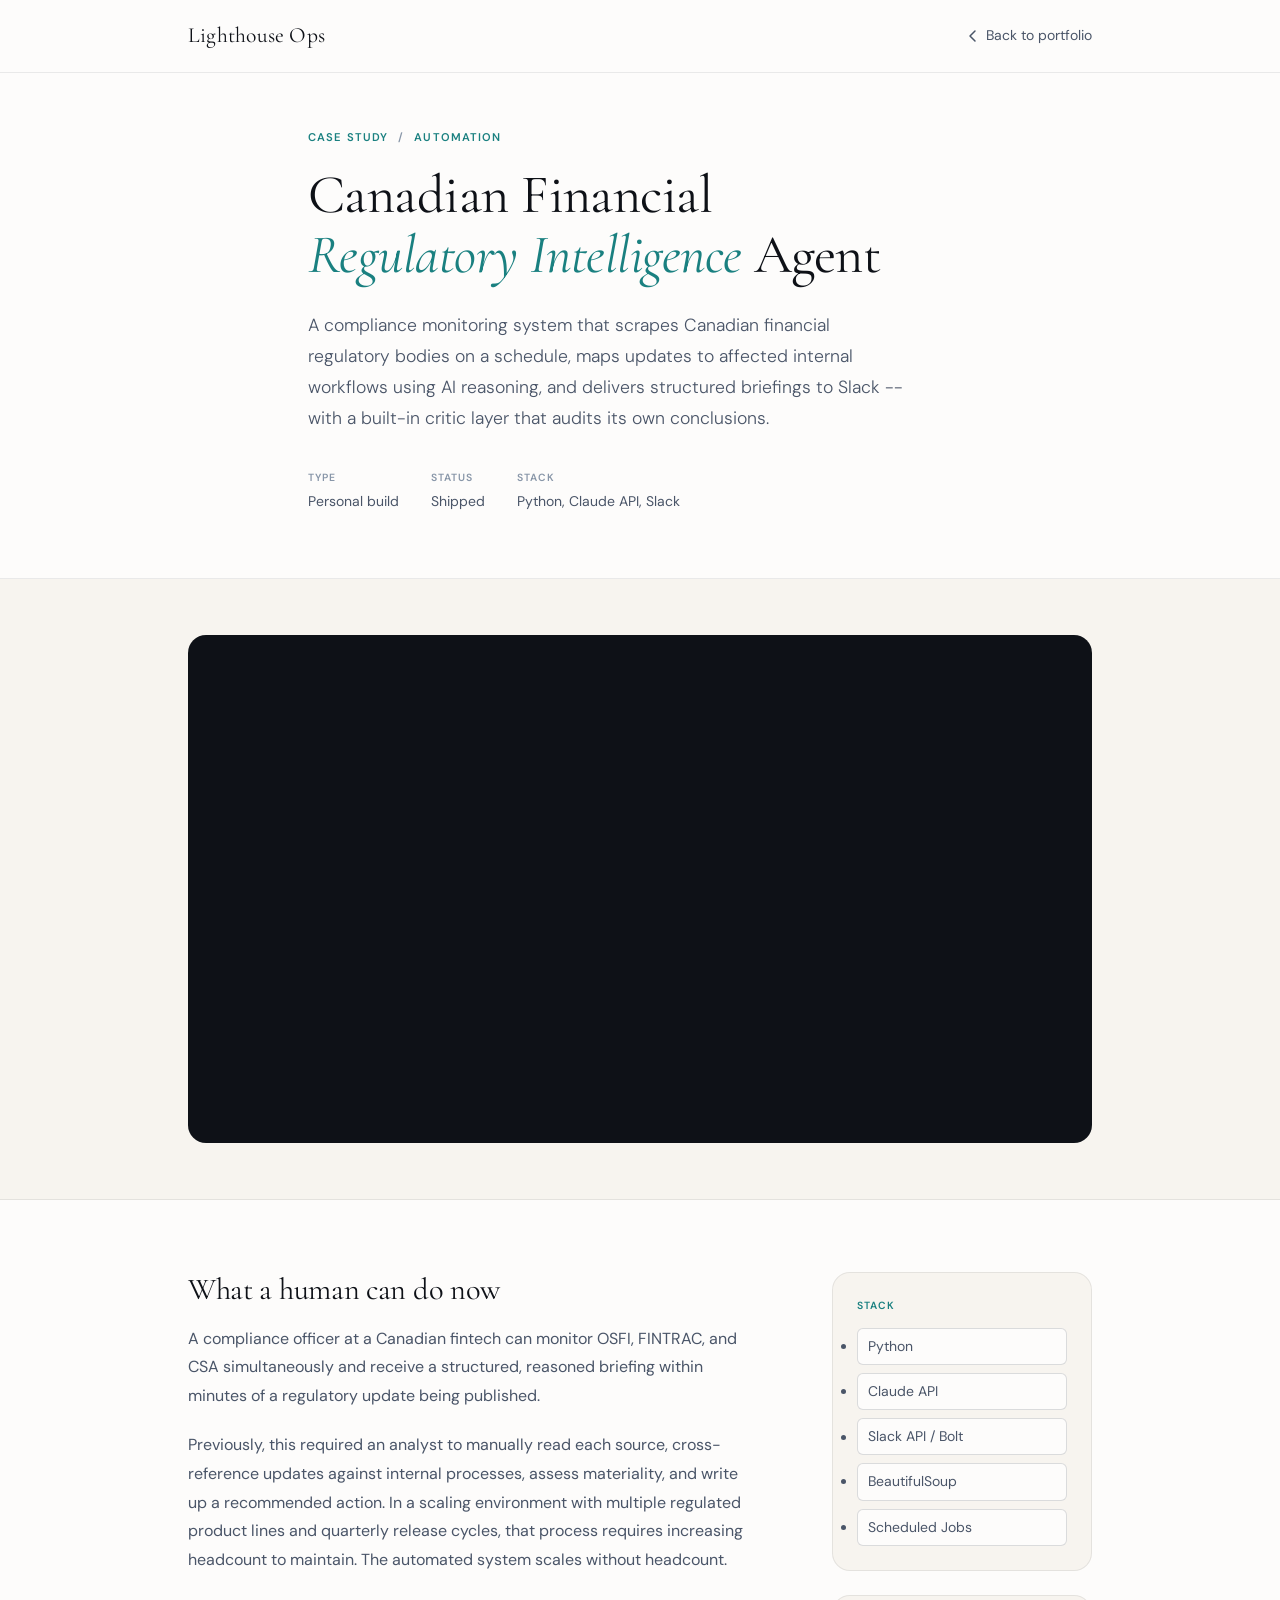
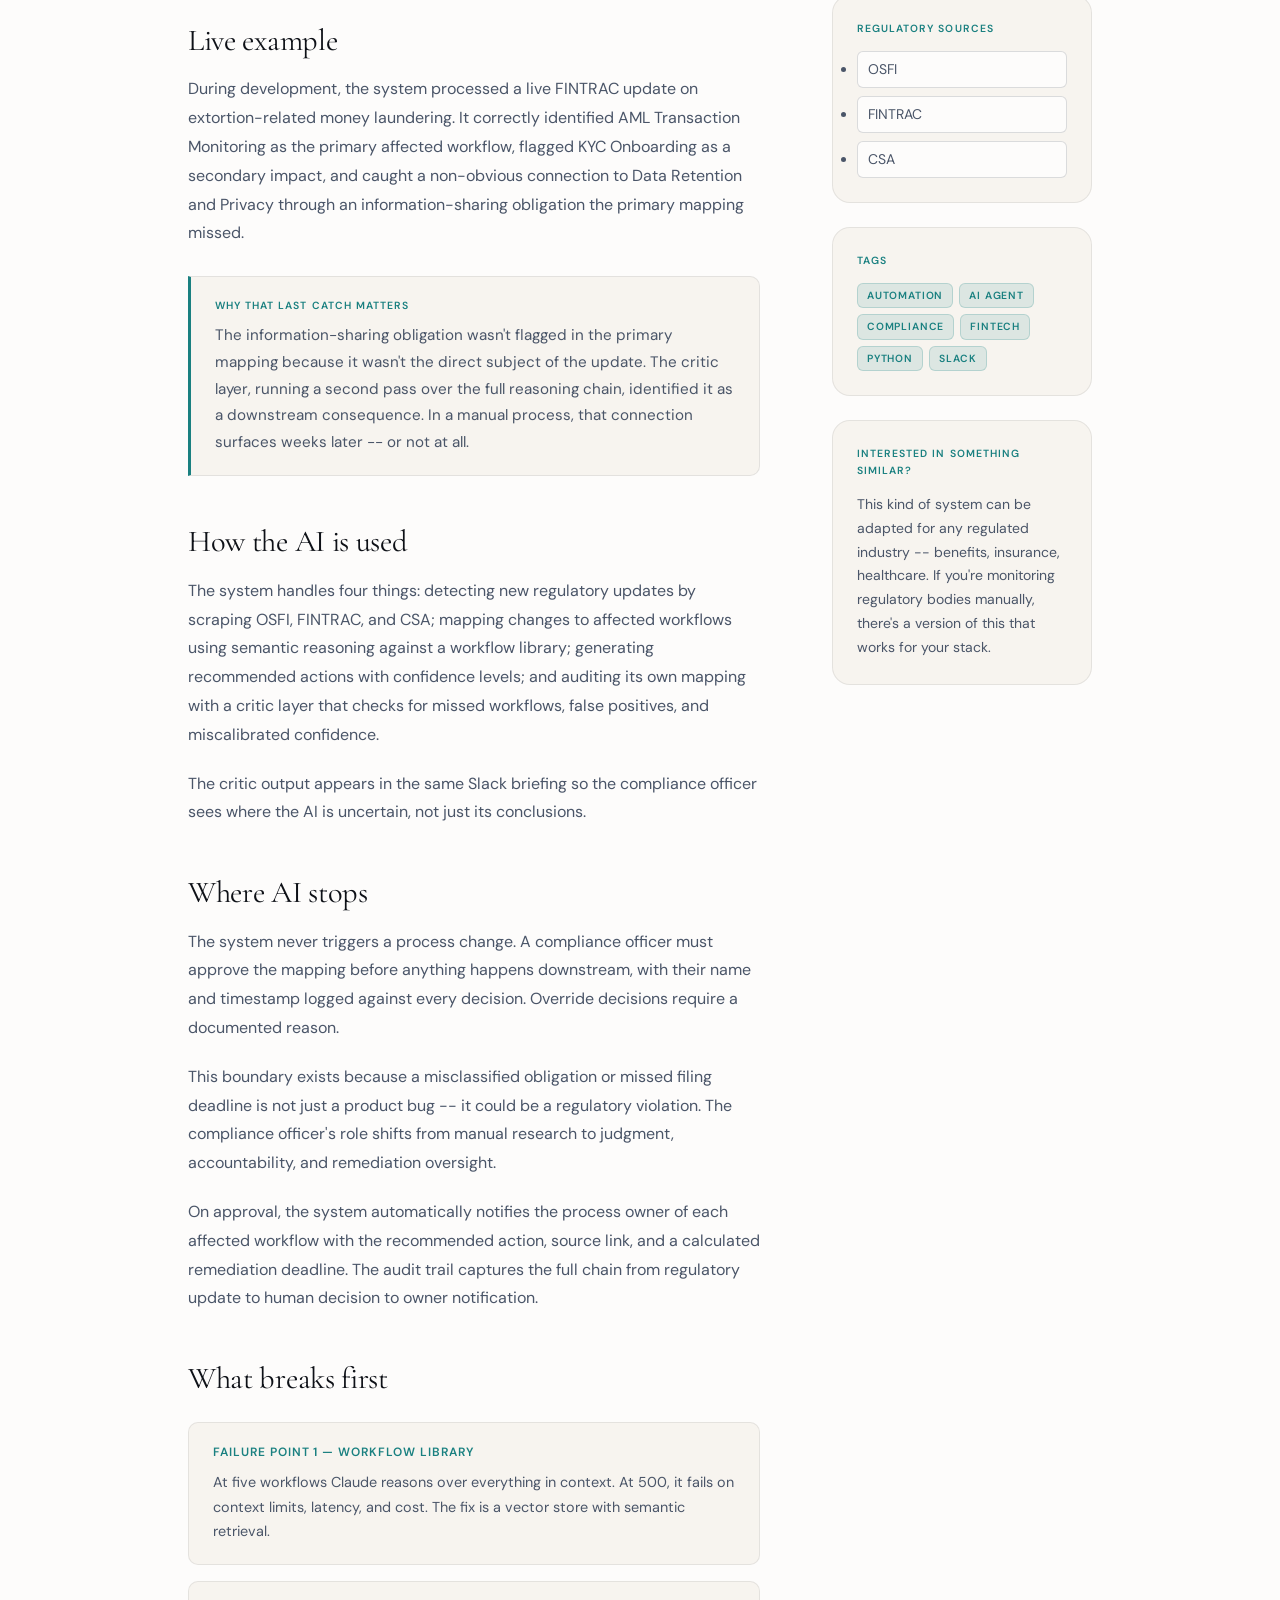
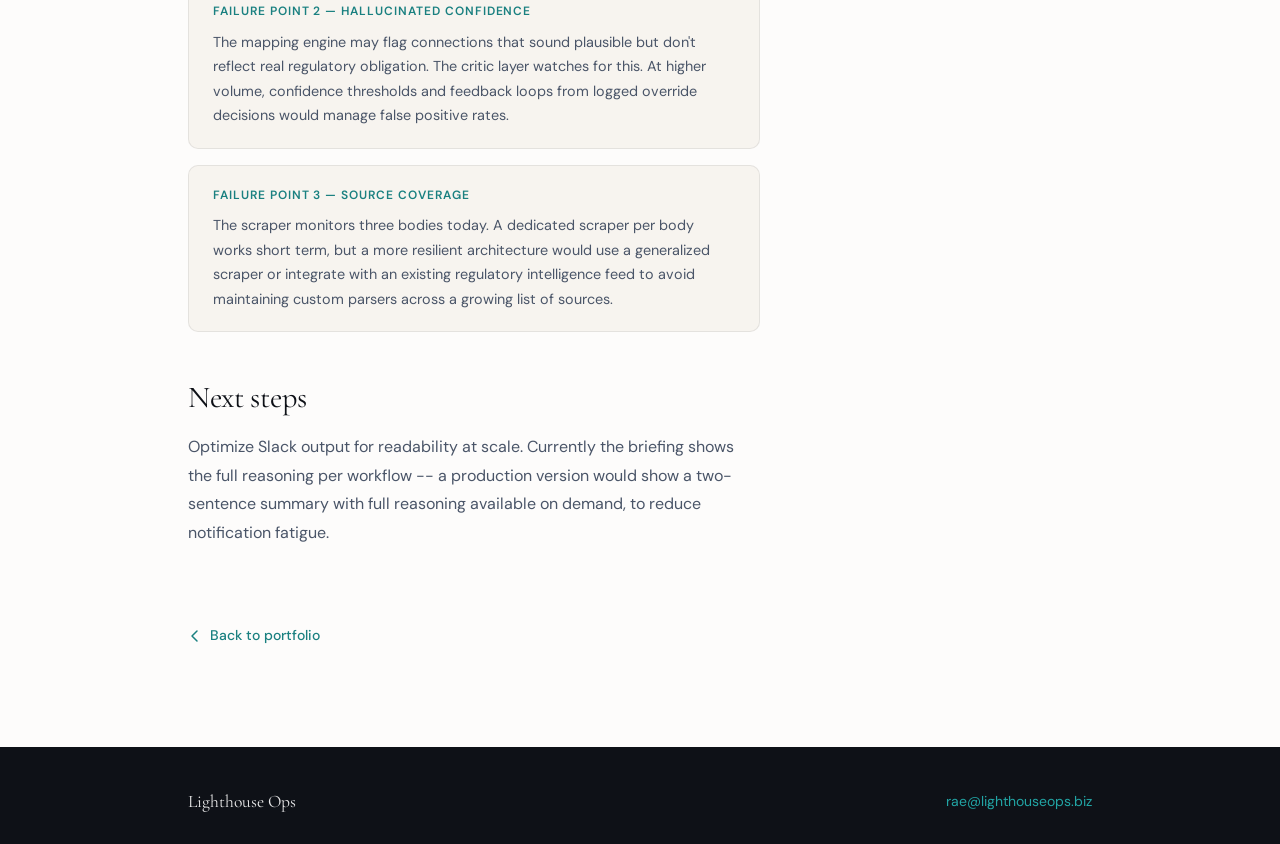
<file: my-landing-page/regulatory-agent.html>
<!DOCTYPE html>
<html lang="en">
<head>
  <meta charset="UTF-8" />
  <meta name="viewport" content="width=device-width, initial-scale=1.0" />
  <title>Regulatory Intelligence Agent — Lighthouse Ops</title>
  <link rel="preconnect" href="https://fonts.googleapis.com" />
  <link rel="preconnect" href="https://fonts.gstatic.com" crossorigin />
  <link href="https://fonts.googleapis.com/css2?family=Cormorant+Garamond:ital,wght@0,300;0,400;0,500;0,600;1,300;1,400;1,500&family=DM+Sans:ital,opsz,wght@0,9..40,300;0,9..40,400;0,9..40,500;0,9..40,600;1,9..40,300&display=swap" rel="stylesheet" />
  <style>
    *, *::before, *::after { box-sizing: border-box; margin: 0; padding: 0; }

    :root {
      --ink:         #0E1117;
      --ink-mid:     #1C2333;
      --ink-soft:    #2D3748;
      --slate:       #4A5568;
      --mist:        #8896A8;
      --fog:         #C4CDD9;
      --paper:       #F7F4EF;
      --paper-warm:  #EDE9E2;
      --white:       #FDFCFB;

      --teal:        #1A8080;
      --teal-light:  #22A5A5;
      --teal-dim:    rgba(26, 128, 128, 0.12);

      --bg:          var(--white);
      --surface:     var(--paper);
      --surface-2:   var(--paper-warm);
      --text:        var(--ink);
      --text-mid:    var(--slate);
      --text-light:  var(--mist);
      --border:      rgba(10, 16, 30, 0.08);
      --border-mid:  rgba(10, 16, 30, 0.14);

      --font-serif:  'Cormorant Garamond', Georgia, serif;
      --font-sans:   'DM Sans', system-ui, sans-serif;

      --ease:        cubic-bezier(0.16, 1, 0.3, 1);
      --fast:        180ms;
      --mid:         320ms;

      --radius-sm:   6px;
      --radius:      10px;
      --radius-lg:   18px;

      --shadow-sm:   0 1px 3px rgba(0,0,0,0.06), 0 1px 2px rgba(0,0,0,0.04);
      --shadow-md:   0 4px 16px rgba(0,0,0,0.08), 0 1px 4px rgba(0,0,0,0.04);
    }

    html { scroll-behavior: smooth; -webkit-text-size-adjust: 100%; }

    body {
      font-family: var(--font-sans);
      font-size: 17px;
      line-height: 1.65;
      color: var(--text);
      background: var(--bg);
      -webkit-font-smoothing: antialiased;
    }

    img { max-width: 100%; display: block; }
    a { color: inherit; text-decoration: none; }

    .container {
      max-width: 720px;
      margin: 0 auto;
      padding: 0 28px;
    }

    .container-wide {
      max-width: 960px;
      margin: 0 auto;
      padding: 0 28px;
    }

    /* ---- NAV ---- */
    .navbar {
      position: fixed;
      top: 0; left: 0; right: 0;
      z-index: 100;
      padding: 18px 0;
      background: rgba(253, 252, 251, 0.88);
      backdrop-filter: blur(16px);
      -webkit-backdrop-filter: blur(16px);
      border-bottom: 1px solid var(--border);
      transition: padding var(--mid) var(--ease), box-shadow var(--mid) var(--ease);
    }

    .navbar.scrolled { padding: 12px 0; box-shadow: var(--shadow-sm); }

    .nav-container {
      display: flex;
      align-items: center;
      justify-content: space-between;
      max-width: 960px;
      margin: 0 auto;
      padding: 0 28px;
    }

    .logo {
      font-family: var(--font-serif);
      font-size: 1.35rem;
      color: var(--text);
      letter-spacing: 0.01em;
    }

    .nav-back {
      display: inline-flex;
      align-items: center;
      gap: 6px;
      font-size: 0.875rem;
      color: var(--text-mid);
      transition: color var(--fast) var(--ease);
    }
    .nav-back:hover { color: var(--teal); }

    /* ---- HEADER ---- */
    .case-header {
      padding: 128px 0 64px;
      border-bottom: 1px solid var(--border);
    }

    .header-eyebrow {
      font-size: 0.7rem;
      font-weight: 600;
      letter-spacing: 0.1em;
      text-transform: uppercase;
      color: var(--teal);
      margin-bottom: 20px;
      display: flex;
      align-items: center;
      gap: 10px;
    }

    .header-eyebrow span { color: var(--text-light); }

    h1 {
      font-family: var(--font-serif);
      font-size: clamp(2.2rem, 5vw, 3.4rem);
      letter-spacing: -0.01em;
      line-height: 1.1;
      color: var(--text);
      font-weight: 400;
      margin-bottom: 24px;
    }

    h1 em {
      font-style: italic;
      color: var(--teal);
    }

    .header-lede {
      font-size: 1.1rem;
      color: var(--text-mid);
      line-height: 1.75;
      font-weight: 300;
      max-width: 600px;
      margin-bottom: 36px;
    }

    .header-meta-row {
      display: flex;
      gap: 32px;
      flex-wrap: wrap;
    }

    .meta-item {
      display: flex;
      flex-direction: column;
      gap: 4px;
    }

    .meta-label {
      font-size: 0.65rem;
      font-weight: 600;
      letter-spacing: 0.1em;
      text-transform: uppercase;
      color: var(--text-light);
    }

    .meta-value {
      font-size: 0.875rem;
      color: var(--text-mid);
      font-weight: 400;
    }

    /* ---- VIDEO ---- */
    .video-section {
      padding: 56px 0;
      border-bottom: 1px solid var(--border);
      background: var(--surface);
    }

    .video-wrapper {
      width: 100%;
      aspect-ratio: 16/9;
      background: var(--ink);
      border-radius: var(--radius-lg);
      overflow: hidden;
      position: relative;
    }

    .video-wrapper iframe {
      width: 100%;
      height: 100%;
      position: absolute;
      top: 0; left: 0;
      border: none;
    }

    /* ---- BODY CONTENT ---- */
    main {
      padding: 72px 0 96px;
    }

    .case-body {
      display: grid;
      grid-template-columns: 1fr 260px;
      gap: 72px;
      align-items: start;
    }

    /* ---- PROSE ---- */
    .prose h2 {
      font-family: var(--font-serif);
      font-size: clamp(1.4rem, 2.5vw, 1.9rem);
      font-weight: 400;
      letter-spacing: -0.01em;
      color: var(--text);
      margin: 48px 0 16px;
      line-height: 1.2;
    }

    .prose h2:first-child { margin-top: 0; }

    .prose p {
      font-size: 1rem;
      color: var(--text-mid);
      line-height: 1.8;
      margin-bottom: 20px;
    }

    .prose p:last-child { margin-bottom: 0; }

    .prose strong { color: var(--text); font-weight: 500; }

    /* ---- CALLOUT BLOCKS ---- */
    .callout {
      background: var(--surface);
      border: 1px solid var(--border);
      border-left: 3px solid var(--teal);
      border-radius: 0 var(--radius) var(--radius) 0;
      padding: 20px 24px;
      margin: 28px 0;
    }

    .callout p {
      font-size: 0.95rem;
      line-height: 1.75;
      margin: 0;
    }

    .callout-label {
      font-size: 0.65rem;
      font-weight: 600;
      letter-spacing: 0.1em;
      text-transform: uppercase;
      color: var(--teal);
      margin-bottom: 8px;
      display: block;
    }

    /* ---- FAILURE POINTS ---- */
    .failure-list {
      display: flex;
      flex-direction: column;
      gap: 16px;
      margin: 24px 0;
    }

    .failure-item {
      background: var(--surface);
      border: 1px solid var(--border);
      border-radius: var(--radius);
      padding: 20px 24px;
    }

    .failure-item h4 {
      font-family: var(--font-sans);
      font-size: 0.75rem;
      font-weight: 600;
      text-transform: uppercase;
      letter-spacing: 0.08em;
      color: var(--teal);
      margin-bottom: 8px;
    }

    .failure-item p {
      font-size: 0.9rem;
      color: var(--text-mid);
      line-height: 1.7;
      margin: 0;
    }

    /* ---- SIDEBAR ---- */
    .sidebar {
      position: sticky;
      top: 100px;
      display: flex;
      flex-direction: column;
      gap: 24px;
    }

    .sidebar-card {
      background: var(--surface);
      border: 1px solid var(--border);
      border-radius: var(--radius-lg);
      padding: 24px;
    }

    .sidebar-label {
      font-size: 0.65rem;
      font-weight: 600;
      letter-spacing: 0.1em;
      text-transform: uppercase;
      color: var(--teal);
      margin-bottom: 14px;
      display: block;
    }

    .stack-list {
      display: flex;
      flex-direction: column;
      gap: 8px;
    }

    .stack-list li {
      font-size: 0.875rem;
      color: var(--text-mid);
      padding: 6px 10px;
      background: var(--bg);
      border: 1px solid var(--border-mid);
      border-radius: var(--radius-sm);
    }

    .sidebar-card p {
      font-size: 0.875rem;
      color: var(--text-mid);
      line-height: 1.7;
    }

    .tag-list {
      display: flex;
      flex-wrap: wrap;
      gap: 6px;
    }

    .tag {
      font-size: 0.65rem;
      font-weight: 600;
      letter-spacing: 0.08em;
      text-transform: uppercase;
      background: var(--teal-dim);
      color: var(--teal);
      border: 1px solid rgba(26,128,128,0.2);
      padding: 3px 9px;
      border-radius: var(--radius-sm);
    }

    /* ---- BACK LINK ---- */
    .back-link {
      display: inline-flex;
      align-items: center;
      gap: 8px;
      font-size: 0.875rem;
      font-weight: 500;
      color: var(--teal);
      margin-top: 56px;
      transition: gap var(--fast) var(--ease);
    }

    .back-link:hover { gap: 12px; }

    /* ---- FOOTER ---- */
    footer {
      background: var(--ink);
      color: rgba(255,255,255,0.9);
      padding: 40px 0 28px;
    }

    .footer-inner {
      max-width: 960px;
      margin: 0 auto;
      padding: 0 28px;
      display: flex;
      justify-content: space-between;
      align-items: center;
      flex-wrap: wrap;
      gap: 16px;
    }

    .footer-left {
      font-family: var(--font-serif);
      font-size: 1.1rem;
      color: rgba(255,255,255,0.9);
    }

    .footer-right {
      font-size: 0.875rem;
      color: rgba(255,255,255,0.5);
    }

    .footer-right a { color: var(--teal-light); }

    /* ---- FADE UP ---- */
    .fade-up {
      opacity: 0;
      transform: translateY(16px);
      transition: opacity 0.55s var(--ease), transform 0.55s var(--ease);
    }
    .fade-up.visible { opacity: 1; transform: translateY(0); }

    /* ---- RESPONSIVE ---- */
    @media (max-width: 768px) {
      .case-body { grid-template-columns: 1fr; }
      .sidebar { position: static; }
      .header-meta-row { gap: 20px; }
    }
  </style>
</head>
<body>

<nav class="navbar" id="navbar">
  <div class="nav-container">
    <a class="logo" href="https://lighthouseops.biz">Lighthouse Ops</a>
    <a class="nav-back" href="/portfolio">
      <svg width="14" height="14" viewBox="0 0 14 14" fill="none">
        <path d="M9 2L4 7L9 12" stroke="currentColor" stroke-width="1.5" stroke-linecap="round" stroke-linejoin="round"/>
      </svg>
      Back to portfolio
    </a>
  </div>
</nav>

<!-- HEADER -->
<div class="case-header">
  <div class="container">
    <p class="header-eyebrow">
      Case Study <span>/</span> Automation
    </p>
    <h1>Canadian Financial<br><em>Regulatory Intelligence</em> Agent</h1>
    <p class="header-lede">
      A compliance monitoring system that scrapes Canadian financial regulatory bodies on a schedule, maps updates to affected internal workflows using AI reasoning, and delivers structured briefings to Slack -- with a built-in critic layer that audits its own conclusions.
    </p>
    <div class="header-meta-row">
      <div class="meta-item">
        <span class="meta-label">Type</span>
        <span class="meta-value">Personal build</span>
      </div>
      <div class="meta-item">
        <span class="meta-label">Status</span>
        <span class="meta-value">Shipped</span>
      </div>
      <div class="meta-item">
        <span class="meta-label">Stack</span>
        <span class="meta-value">Python, Claude API, Slack</span>
      </div>
    </div>
  </div>
</div>

<!-- VIDEO -->
<div class="video-section">
  <div class="container-wide">
    <div class="video-wrapper">
      <iframe
        src="https://www.youtube.com/embed/_CRWI0GiyHo"
        title="Canadian Financial Regulatory Agent Demo"
        frameborder="0"
        allow="accelerometer; autoplay; clipboard-write; encrypted-media; gyroscope; picture-in-picture"
        allowfullscreen>
      </iframe>
    </div>
  </div>
</div>

<!-- BODY -->
<main>
  <div class="container-wide">
    <div class="case-body">

      <!-- PROSE -->
      <div class="prose fade-up">

        <h2>What a human can do now</h2>
        <p>A compliance officer at a Canadian fintech can monitor OSFI, FINTRAC, and CSA simultaneously and receive a structured, reasoned briefing within minutes of a regulatory update being published.</p>
        <p>Previously, this required an analyst to manually read each source, cross-reference updates against internal processes, assess materiality, and write up a recommended action. In a scaling environment with multiple regulated product lines and quarterly release cycles, that process requires increasing headcount to maintain. The automated system scales without headcount.</p>

        <h2>Live example</h2>
        <p>During development, the system processed a live FINTRAC update on extortion-related money laundering. It correctly identified AML Transaction Monitoring as the primary affected workflow, flagged KYC Onboarding as a secondary impact, and caught a non-obvious connection to Data Retention and Privacy through an information-sharing obligation the primary mapping missed.</p>

        <div class="callout">
          <span class="callout-label">Why that last catch matters</span>
          <p>The information-sharing obligation wasn't flagged in the primary mapping because it wasn't the direct subject of the update. The critic layer, running a second pass over the full reasoning chain, identified it as a downstream consequence. In a manual process, that connection surfaces weeks later -- or not at all.</p>
        </div>

        <h2>How the AI is used</h2>
        <p>The system handles four things: detecting new regulatory updates by scraping OSFI, FINTRAC, and CSA; mapping changes to affected workflows using semantic reasoning against a workflow library; generating recommended actions with confidence levels; and auditing its own mapping with a critic layer that checks for missed workflows, false positives, and miscalibrated confidence.</p>
        <p>The critic output appears in the same Slack briefing so the compliance officer sees where the AI is uncertain, not just its conclusions.</p>

        <h2>Where AI stops</h2>
        <p>The system never triggers a process change. A compliance officer must approve the mapping before anything happens downstream, with their name and timestamp logged against every decision. Override decisions require a documented reason.</p>
        <p>This boundary exists because a misclassified obligation or missed filing deadline is not just a product bug -- it could be a regulatory violation. The compliance officer's role shifts from manual research to judgment, accountability, and remediation oversight.</p>
        <p>On approval, the system automatically notifies the process owner of each affected workflow with the recommended action, source link, and a calculated remediation deadline. The audit trail captures the full chain from regulatory update to human decision to owner notification.</p>

        <h2>What breaks first</h2>
        <div class="failure-list">
          <div class="failure-item">
            <h4>Failure Point 1 — Workflow Library</h4>
            <p>At five workflows Claude reasons over everything in context. At 500, it fails on context limits, latency, and cost. The fix is a vector store with semantic retrieval.</p>
          </div>
          <div class="failure-item">
            <h4>Failure Point 2 — Hallucinated Confidence</h4>
            <p>The mapping engine may flag connections that sound plausible but don't reflect real regulatory obligation. The critic layer watches for this. At higher volume, confidence thresholds and feedback loops from logged override decisions would manage false positive rates.</p>
          </div>
          <div class="failure-item">
            <h4>Failure Point 3 — Source Coverage</h4>
            <p>The scraper monitors three bodies today. A dedicated scraper per body works short term, but a more resilient architecture would use a generalized scraper or integrate with an existing regulatory intelligence feed to avoid maintaining custom parsers across a growing list of sources.</p>
          </div>
        </div>

        <h2>Next steps</h2>
        <p>Optimize Slack output for readability at scale. Currently the briefing shows the full reasoning per workflow -- a production version would show a two-sentence summary with full reasoning available on demand, to reduce notification fatigue.</p>

        <a href="/portfolio" class="back-link">
          <svg width="14" height="14" viewBox="0 0 14 14" fill="none">
            <path d="M9 2L4 7L9 12" stroke="currentColor" stroke-width="1.5" stroke-linecap="round" stroke-linejoin="round"/>
          </svg>
          Back to portfolio
        </a>

      </div><!-- end prose -->

      <!-- SIDEBAR -->
      <aside class="sidebar fade-up">

        <div class="sidebar-card">
          <span class="sidebar-label">Stack</span>
          <ul class="stack-list">
            <li>Python</li>
            <li>Claude API</li>
            <li>Slack API / Bolt</li>
            <li>BeautifulSoup</li>
            <li>Scheduled Jobs</li>
          </ul>
        </div>

        <div class="sidebar-card">
          <span class="sidebar-label">Regulatory Sources</span>
          <ul class="stack-list">
            <li>OSFI</li>
            <li>FINTRAC</li>
            <li>CSA</li>
          </ul>
        </div>

        <div class="sidebar-card">
          <span class="sidebar-label">Tags</span>
          <div class="tag-list">
            <span class="tag">Automation</span>
            <span class="tag">AI Agent</span>
            <span class="tag">Compliance</span>
            <span class="tag">Fintech</span>
            <span class="tag">Python</span>
            <span class="tag">Slack</span>
          </div>
        </div>

        <div class="sidebar-card">
          <span class="sidebar-label">Interested in something similar?</span>
          <p>This kind of system can be adapted for any regulated industry -- benefits, insurance, healthcare. If you're monitoring regulatory bodies manually, there's a version of this that works for your stack.</p>
        </div>

      </aside>

    </div>
  </div>
</main>

<footer>
  <div class="footer-inner">
    <span class="footer-left">Lighthouse Ops</span>
    <span class="footer-right"><a href="mailto:rae@lighthouseops.biz">rae@lighthouseops.biz</a></span>
  </div>
</footer>

<script>
  const navbar = document.getElementById('navbar');
  window.addEventListener('scroll', () => {
    navbar.classList.toggle('scrolled', window.scrollY > 20);
  });

  const observer = new IntersectionObserver((entries) => {
    entries.forEach(e => { if (e.isIntersecting) e.target.classList.add('visible'); });
  }, { threshold: 0.08 });

  document.querySelectorAll('.fade-up').forEach(el => observer.observe(el));
</script>

</body>
</html>
</file>
<file: my-landing-page/styles.css>
/* ============================================
   LIGHTHOUSE OPERATIONS — styles.css
   Aesthetic: Quietly confident
   Theme: Warm off-white light / deep ink dark
   Fonts: Instrument Serif (display) + DM Sans (body)
   ============================================ */

@import url('https://fonts.googleapis.com/css2?family=Cormorant+Garamond:ital,wght@0,300;0,400;0,500;0,600;1,300;1,400;1,500&family=DM+Sans:ital,opsz,wght@0,9..40,300;0,9..40,400;0,9..40,500;0,9..40,600;1,9..40,300&display=swap');

/* ============================================
   TOKENS
   ============================================ */
:root {
  /* Palette — warm ink on parchment */
  --ink:         #0E1117;
  --ink-mid:     #1C2333;
  --ink-soft:    #2D3748;
  --slate:       #4A5568;
  --mist:        #8896A8;
  --fog:         #C4CDD9;
  --paper:       #F7F4EF;
  --paper-warm:  #EDE9E2;
  --white:       #FDFCFB;

  /* Accent — a single restrained teal */
  --teal:        #1A8080;
  --teal-light:  #22A5A5;
  --teal-dim:    rgba(26, 128, 128, 0.12);

  /* Semantic */
  --bg:          var(--white);
  --surface:     var(--paper);
  --surface-2:   var(--paper-warm);
  --text:        var(--ink);
  --text-mid:    var(--slate);
  --text-light:  var(--mist);
  --border:      rgba(10, 16, 30, 0.08);
  --border-mid:  rgba(10, 16, 30, 0.14);

  /* Type */
  --font-serif:  'Cormorant Garamond', Georgia, serif;
  --font-sans:   'DM Sans', system-ui, sans-serif;

  /* Motion */
  --ease:        cubic-bezier(0.16, 1, 0.3, 1);
  --fast:        180ms;
  --mid:         320ms;

  /* Space */
  --radius-sm:   6px;
  --radius:      10px;
  --radius-lg:   18px;
  --radius-xl:   28px;

  /* Shadow */
  --shadow-sm:   0 1px 3px rgba(0,0,0,0.06), 0 1px 2px rgba(0,0,0,0.04);
  --shadow-md:   0 4px 16px rgba(0,0,0,0.08), 0 1px 4px rgba(0,0,0,0.04);
  --shadow-lg:   0 16px 48px rgba(0,0,0,0.10), 0 4px 12px rgba(0,0,0,0.06);
}

/* ============================================
   RESET
   ============================================ */
*, *::before, *::after {
  box-sizing: border-box;
  margin: 0;
  padding: 0;
}

html {
  scroll-behavior: smooth;
  -webkit-text-size-adjust: 100%;
}

body {
  font-family: var(--font-sans);
  font-size: 17px;
  line-height: 1.65;
  color: var(--text);
  background: var(--bg);
  -webkit-font-smoothing: antialiased;
}

img { max-width: 100%; display: block; }
ul { list-style: none; }
a { color: inherit; text-decoration: none; }

.container {
  max-width: 1280px;
  margin: 0 auto;
  padding: 0 28px;
}

/* ============================================
   TYPOGRAPHY
   ============================================ */
h1, h2, h3, h4 {
  line-height: 1.15;
  color: var(--text);
  font-weight: 400; /* let the serif do the work */
}

h1 {
  font-family: var(--font-serif);
  font-size: clamp(2.6rem, 5.5vw, 4.2rem);
  letter-spacing: -0.01em;
}

h2 {
  font-family: var(--font-serif);
  font-size: clamp(1.9rem, 3.5vw, 2.8rem);
  letter-spacing: -0.01em;
}

h3 {
  font-family: var(--font-sans);
  font-size: 1.2rem;
  font-weight: 600;
  letter-spacing: -0.01em;
}

h4 {
  font-family: var(--font-sans);
  font-size: 0.75rem;
  font-weight: 600;
  text-transform: uppercase;
  letter-spacing: 0.1em;
  color: var(--teal);
}

p { color: var(--text-mid); }

.section-title {
  text-align: center;
  margin-bottom: 56px;
}

/* ============================================
   BUTTONS
   ============================================ */
.btn {
  display: inline-flex;
  align-items: center;
  justify-content: center;
  padding: 13px 28px;
  font-family: var(--font-sans);
  font-size: 0.9rem;
  font-weight: 500;
  letter-spacing: 0.01em;
  border-radius: var(--radius);
  border: 1.5px solid transparent;
  cursor: pointer;
  transition: background var(--fast) var(--ease),
              color var(--fast) var(--ease),
              border-color var(--fast) var(--ease),
              box-shadow var(--fast) var(--ease),
              transform var(--fast) var(--ease);
  white-space: nowrap;
}

.btn-primary {
  background: var(--teal);
  color: var(--white);
  border-color: var(--teal);
}
.btn-primary:hover {
  background: #156868;
  border-color: #156868;
  transform: translateY(-1px);
  box-shadow: 0 4px 12px rgba(26,128,128,0.28);
}

.btn-secondary {
  background: transparent;
  color: var(--ink);
  border-color: var(--border-mid);
}
.btn-secondary:hover {
  border-color: var(--ink);
  background: var(--ink);
  color: var(--white);
}

.btn-lg {
  padding: 15px 36px;
  font-size: 0.95rem;
}

/* ============================================
   NAV
   ============================================ */
.navbar {
  position: fixed;
  top: 0; left: 0; right: 0;
  z-index: 100;
  padding: 18px 0;
  background: rgba(253, 252, 251, 0.88);
  backdrop-filter: blur(16px);
  -webkit-backdrop-filter: blur(16px);
  border-bottom: 1px solid var(--border);
  transition: padding var(--mid) var(--ease),
              box-shadow var(--mid) var(--ease);
}

.navbar.scrolled {
  padding: 12px 0;
  box-shadow: var(--shadow-sm);
}

.nav-container {
  display: flex;
  align-items: center;
  justify-content: space-between;
}

.logo {
  font-family: var(--font-serif);
  font-size: 1.35rem;
  color: var(--text);
  letter-spacing: 0.01em;
}

.nav-links {
  display: flex;
  align-items: center;
  gap: 36px;
}

.nav-links a {
  font-size: 0.875rem;
  font-weight: 400;
  color: var(--text-mid);
  transition: color var(--fast) var(--ease);
}
.nav-links a:hover { color: var(--text); }

.nav-links .btn {
  padding: 9px 20px;
  font-size: 0.875rem;
  margin-left: 4px;
}

.nav-links .btn-primary {
  color: var(--white);
}
.nav-links .btn-primary:hover {
  color: var(--white);
}

.mobile-menu-btn {
  display: none;
  flex-direction: column;
  gap: 5px;
  background: none;
  border: none;
  cursor: pointer;
  padding: 4px;
}
.mobile-menu-btn span {
  width: 22px;
  height: 1.5px;
  background: var(--ink);
  display: block;
  transition: var(--mid) var(--ease);
}

/* ============================================
   HERO
   ============================================ */
.hero {
  padding: 168px 0 108px;
  background: var(--bg);
  position: relative;
  overflow: hidden;
}

/* Subtle grain texture */
.hero::before {
  content: '';
  position: absolute;
  inset: 0;
  background-image: url("data:image/svg+xml,%3Csvg viewBox='0 0 256 256' xmlns='http://www.w3.org/2000/svg'%3E%3Cfilter id='noise'%3E%3CfeTurbulence type='fractalNoise' baseFrequency='0.9' numOctaves='4' stitchTiles='stitch'/%3E%3C/filter%3E%3Crect width='100%25' height='100%25' filter='url(%23noise)' opacity='0.03'/%3E%3C/svg%3E");
  background-size: 180px;
  opacity: 0.5;
  pointer-events: none;
}

/* Warm teal accent blob — very subtle */
.hero::after {
  content: '';
  position: absolute;
  top: -120px;
  right: -80px;
  width: 560px;
  height: 560px;
  background: radial-gradient(ellipse at center, rgba(26,128,128,0.07) 0%, transparent 70%);
  pointer-events: none;
}

.hero .container {
  position: relative;
  z-index: 1;
}

.hero-layout {
  display: grid;
  grid-template-columns: 1fr auto;
  gap: 72px;
  align-items: center;
}

.hero-content {
  max-width: 620px;
}

.hero-image {
  flex-shrink: 0;
}

.hero-headshot {
  width: 340px;
  height: 420px;
  object-fit: cover;
  object-position: center top;
  border-radius: var(--radius-xl);
  border: 3px solid var(--border-mid);
  box-shadow: var(--shadow-lg);
  filter: grayscale(10%);
}

.hero-eyebrow {
  display: inline-block;
  font-size: 0.8rem;
  font-weight: 500;
  letter-spacing: 0.1em;
  text-transform: uppercase;
  color: var(--teal);
  margin-bottom: 20px;
}

.hero h1 {
  margin-bottom: 24px;
}

/* Italic serif for the second line */
.hero h1 em {
  font-style: italic;
  color: var(--teal);
}

.hero-subtitle {
  font-size: 1.1rem;
  color: var(--text-mid);
  line-height: 1.75;
  max-width: 580px;
  margin-bottom: 40px;
  font-weight: 300;
}

.hero-cta {
  display: flex;
  gap: 12px;
  flex-wrap: wrap;
}

/* ============================================
   VALUE STRIP
   ============================================ */
.value-prop {
  background: var(--surface);
  border-top: 1px solid var(--border);
  border-bottom: 1px solid var(--border);
  padding: 72px 0;
}

.value-prop p {
  text-align: center;
  font-family: var(--font-serif);
  font-size: clamp(1.5rem, 2.8vw, 2.2rem);
  font-weight: 400;
  color: var(--text);
  max-width: 820px;
  margin: 0 auto;
  line-height: 1.45;
  letter-spacing: -0.01em;
}

/* ============================================
   SERVICES (overview cards)
   ============================================ */
.services {
  padding: 108px 0;
  background: var(--bg);
}

.services-grid {
  display: grid;
  grid-template-columns: repeat(4, 1fr);
  gap: 16px;
}

.service-card {
  background: var(--surface);
  border: 1px solid var(--border);
  border-radius: var(--radius-lg);
  padding: 28px 22px;
  transition: border-color var(--mid) var(--ease),
              box-shadow var(--mid) var(--ease);
}

.service-card:hover {
  border-color: var(--teal);
  box-shadow: var(--shadow-md);
}

.service-card-num {
  font-size: 0.75rem;
  font-weight: 600;
  letter-spacing: 0.1em;
  text-transform: uppercase;
  color: var(--teal);
  margin-bottom: 20px;
  display: block;
}

.service-card h3 {
  margin-bottom: 14px;
  font-size: 1.15rem;
}

.service-card p {
  font-size: 0.95rem;
  line-height: 1.7;
  color: var(--text-mid);
}

/* ============================================
   VALUE PROPOSITION
   ============================================ */
.value-proposition {
  padding: 108px 0;
  background: var(--surface);
  border-top: 1px solid var(--border);
  border-bottom: 1px solid var(--border);
}

.value-proposition .section-title {
  font-size: clamp(1.6rem, 3vw, 2.2rem);
  margin: 0 0 40px;
  line-height: 1.35;
  text-align: left;
}

.value-proposition-content {
  text-align: justify;
  text-align-last: left;
}

.value-proposition-content p {
  font-size: 1rem;
  line-height: 1.8;
  color: var(--text-mid);
  margin-bottom: 16px;
}

/* ============================================
   PRICING / SERVICE DETAILS
   ============================================ */
.pricing {
  padding: 108px 0;
  background: var(--bg);
}

.pricing-grid {
  display: grid;
  grid-template-columns: 1fr;
  gap: 16px;
  margin-bottom: 48px;
  align-items: start;
}

.pricing-card {
  background: var(--surface);
  border: 1px solid var(--border);
  border-radius: var(--radius-lg);
  display: grid;
  grid-template-columns: 240px 1fr 240px;
  overflow: hidden;
  transition: box-shadow var(--mid) var(--ease),
              border-color var(--mid) var(--ease);
}

.pricing-card:hover {
  box-shadow: var(--shadow-md);
  border-color: var(--border-mid);
}

.pricing-card.featured {
  border: 1.5px solid var(--teal);
  background: var(--white);
  box-shadow: var(--shadow-md);
  position: relative;
}


.pricing-header {
  padding: 22px 22px 16px;
  border-right: 1px solid var(--border);
}

.pricing-body {
  border-right: 1px solid var(--border);
}

.pricing-header h3 {
  font-size: 1.1rem;
  margin-bottom: 10px;
}

.pricing-card.featured .pricing-header h3 {
  padding-right: 0;
}

.availability {
  display: inline-block;
  font-size: 0.75rem;
  font-weight: 500;
  color: var(--text-light);
  margin-bottom: 14px;
}

.pricing-desc {
  font-size: 0.9rem;
  line-height: 1.7;
  color: var(--text-mid);
  margin-top: 0;
}

.pricing-scope-note {
  font-size: 0.85rem;
  color: var(--text-light);
  margin-top: 10px;
  line-height: 1.65;
}
.pricing-scope-note strong { color: var(--text-mid); }

.pricing-section {
  padding: 16px 22px;
  border-bottom: 1px solid var(--border);
}

.pricing-body .pricing-section:last-child {
  border-bottom: none;
}

.pricing-card h4 {
  margin-bottom: 12px;
}

.pricing-features {
  display: flex;
  flex-direction: column;
  gap: 8px;
}

.pricing-features li {
  font-size: 0.88rem;
  color: var(--text-mid);
  padding-left: 18px;
  position: relative;
  line-height: 1.55;
}

.pricing-features li::before {
  content: '→';
  position: absolute;
  left: 0;
  color: var(--teal);
  font-size: 0.8rem;
  top: 1px;
}

.pricing-note {
  font-size: 0.875rem;
  color: var(--text-mid);
  line-height: 1.7;
  margin-bottom: 10px;
}
.pricing-note strong { color: var(--text); }

.sprint-offer {
  background: var(--teal-dim);
  border: 1px solid rgba(26,128,128,0.2);
  color: var(--teal);
  padding: 14px 16px;
  border-radius: var(--radius);
  font-size: 0.875rem;
  font-weight: 500;
}

.pricing-footer {
  padding: 16px 22px 22px;
  display: flex;
  flex-direction: column;
  gap: 14px;
}

.best-for {
  font-size: 0.85rem;
  color: var(--text-light);
  line-height: 1.6;
  padding: 12px 14px;
  background: rgba(0,0,0,0.03);
  border-radius: var(--radius-sm);
}
.best-for strong {
  color: var(--text-mid);
  display: block;
  margin-bottom: 3px;
}

.pricing-card .btn {
  width: 100%;
}

.pricing-starting-from {
    font-style: italic;
    font-size: 0.9rem;
    color: #555;
   margin-top: auto;
}

/* ============================================
   QUICK REFERENCE TABLE
   ============================================ */
.quick-reference {
  background: var(--surface);
  border: 1px solid var(--border);
  border-radius: var(--radius-lg);
  padding: 40px;
  margin-top: 48px;
}

.quick-reference h3 {
  text-align: center;
  margin-bottom: 28px;
  font-size: 1rem;
  font-weight: 600;
  color: var(--text);
  letter-spacing: 0.01em;
}

.reference-table-wrapper { overflow-x: auto; }

.reference-table {
  width: 100%;
  border-collapse: collapse;
  font-size: 0.875rem;
}

.reference-table th,
.reference-table td {
  padding: 13px 16px;
  text-align: left;
  border-bottom: 1px solid var(--border);
}

.reference-table th {
  color: var(--text-light);
  font-weight: 500;
  font-size: 0.8rem;
  text-transform: uppercase;
  letter-spacing: 0.07em;
}

.reference-table td {
  color: var(--text-mid);
}
.reference-table td strong { color: var(--text); font-weight: 500; }

.reference-table tbody tr:last-child td { border-bottom: none; }
.reference-table tbody tr:hover td { background: rgba(0,0,0,0.015); }

.sprint-retainer-banner {
  margin-top: 24px;
  background: var(--teal-dim);
  border: 1px solid rgba(26,128,128,0.2);
  color: var(--teal);
  padding: 16px 24px;
  border-radius: var(--radius);
  text-align: center;
  font-size: 0.9rem;
  font-weight: 500;
}

/* ============================================
   ABOUT
   ============================================ */
.about {
  padding: 108px 0;
  background: var(--surface);
  border-top: 1px solid var(--border);
}

.about-layout {
  display: grid;
  grid-template-columns: 200px 1fr;
  gap: 64px;
  align-items: start;
}

.about-photo {
  position: sticky;
  top: 100px;
}

.about-headshot {
  width: 180px;
  height: 180px;
  border-radius: 50%;
  object-fit: cover;
  object-position: center top;
  border: 3px solid var(--border-mid);
  box-shadow: var(--shadow-md);
  filter: grayscale(15%);
}

.about-content p {
  font-size: 0.975rem;
  line-height: 1.8;
  color: var(--text-mid);
  margin-bottom: 16px;
}

.about-highlights {
  margin: 0 0 20px;
  display: flex;
  flex-direction: column;
  gap: 10px;
}

.about-highlights li {
  font-size: 0.95rem;
  color: var(--text-mid);
  padding-left: 20px;
  position: relative;
  line-height: 1.65;
}

.about-highlights li::before {
  content: '→';
  position: absolute;
  left: 0;
  color: var(--teal);
  font-size: 0.8rem;
  top: 2px;
}

.about-tools {
  margin-top: 24px;
  padding-top: 20px;
  border-top: 1px solid var(--border);
  font-size: 0.9rem;
  color: var(--text-mid);
  margin-bottom: 4px;
}
.about-tools strong { color: var(--text); font-weight: 500; }

.about-links {
  display: flex;
  gap: 12px;
  margin-top: 28px;
}

/* ============================================
   RESULTS
   ============================================ */
.recent-work {
  padding: 108px 0;
  background: var(--bg);
  border-top: 1px solid var(--border);
}

.work-grid {
  display: grid;
  grid-template-columns: repeat(3, 1fr);
  gap: 24px;
}

.work-card {
  background: var(--surface);
  border: 1px solid var(--border);
  border-radius: var(--radius-lg);
  padding: 36px 32px;
  transition: border-color var(--mid) var(--ease),
              box-shadow var(--mid) var(--ease);
}

.work-card:hover {
  border-color: var(--teal);
  box-shadow: var(--shadow-sm);
}

.work-stat {
  font-family: var(--font-serif);
  font-size: 1.75rem;
  color: var(--teal);
  margin-bottom: 12px;
  line-height: 1.2;
}

.work-card p {
  font-size: 0.9rem;
  line-height: 1.65;
  color: var(--text-mid);
}

/* ============================================
   CONTACT
   ============================================ */
.contact {
  padding: 108px 0;
  background: var(--surface);
  border-top: 1px solid var(--border);
}

.contact-content {
  max-width: 860px;
  margin: 0 auto;
  text-align: center;
}

.contact-content h2 {
  margin-bottom: 14px;
}

.contact-content > p {
  color: var(--text-mid);
  font-size: 1rem;
  margin-bottom: 48px;
  max-width: 500px;
  margin-left: auto;
  margin-right: auto;
}

.calendly-inline-widget {
  border-radius: var(--radius-lg);
  overflow: hidden;
  border: 1px solid var(--border);
}

/* ============================================
   FOOTER
   ============================================ */
.footer {
  background: var(--ink);
  color: rgba(255,255,255,0.9);
  padding: 64px 0 28px;
}

.footer-content {
  display: grid;
  grid-template-columns: 2fr 1fr 1fr;
  gap: 60px;
  margin-bottom: 48px;
}

.footer .logo {
  font-family: var(--font-serif);
  color: #ffffff;
  font-size: 1.05rem;
  display: block;
  margin-bottom: 12px;
}

.footer-brand p {
  font-size: 0.875rem;
  line-height: 1.6;
}

.footer h4 {
  color: #ffffff;
  font-size: 0.7rem;
  letter-spacing: 0.12em;
  text-transform: uppercase;
  margin-bottom: 16px;
}

.footer-links li { margin-bottom: 10px; }
.footer-links a {
  font-size: 0.875rem;
  color: rgba(255,255,255,0.9);
  transition: color var(--fast) var(--ease);
}
.footer-links a:hover { color: #ffffff; }

.footer-contact p {
  font-size: 0.875rem;
  color: rgba(255,255,255,0.9);
}

.footer-bottom {
  border-top: 1px solid rgba(255,255,255,0.08);
  padding-top: 24px;
  font-size: 0.8rem;
  text-align: center;
}

/* ============================================
   SCROLL ANIMATION (lightweight)
   ============================================ */
.fade-up {
  opacity: 0;
  transform: translateY(18px);
  transition: opacity 0.55s var(--ease), transform 0.55s var(--ease);
}
.fade-up.visible {
  opacity: 1;
  transform: translateY(0);
}

/* ============================================
   RESPONSIVE
   ============================================ */
@media (max-width: 1024px) {
  .pricing-grid {
    grid-template-columns: 1fr;
    max-width: 100%;
    margin-left: auto;
    margin-right: auto;
  }

  .pricing-card {
    grid-template-columns: 1fr;
  }

  .pricing-header {
    border-right: none;
    border-bottom: 1px solid var(--border);
  }

  .pricing-body {
    border-right: none;
  }

  .hero-layout {
    grid-template-columns: 1fr;
    gap: 48px;
  }

  .hero-image {
    order: -1;
  }

  .hero-headshot {
    width: 220px;
    height: 270px;
    margin: 0 auto;
  }
}

@media (max-width: 768px) {
  .nav-links {
    display: none;
    position: absolute;
    top: 100%;
    left: 0; right: 0;
    background: var(--bg);
    flex-direction: column;
    padding: 24px 28px;
    gap: 16px;
    box-shadow: var(--shadow-md);
    border-bottom: 1px solid var(--border);
  }
  .nav-links.active { display: flex; }
  .mobile-menu-btn { display: flex; }

  .hero { padding: 128px 0 72px; }
  .hero-content { max-width: 100%; }

  .services-grid { grid-template-columns: 1fr; }

  .about-layout {
    grid-template-columns: 1fr;
    gap: 36px;
    justify-items: center;
    text-align: center;
  }
  .about-photo { position: static; }
  .about-highlights { text-align: left; }
  .about-links { justify-content: center; }

  .work-grid {
    grid-template-columns: 1fr 1fr;
    gap: 16px;
  }

  .footer-content {
    grid-template-columns: 1fr;
    gap: 36px;
    text-align: center;
  }

  .quick-reference { padding: 28px 20px; }
  .reference-table th, .reference-table td { padding: 10px 10px; }
}

@media (max-width: 560px) {
  .work-grid { grid-template-columns: 1fr; }

  .btn-lg { width: 100%; text-align: center; }

  .hero h1 { font-size: 2.2rem; }

  .pricing-header,
  .pricing-section,
  .pricing-footer { padding-left: 18px; padding-right: 18px; }
}
</file>
